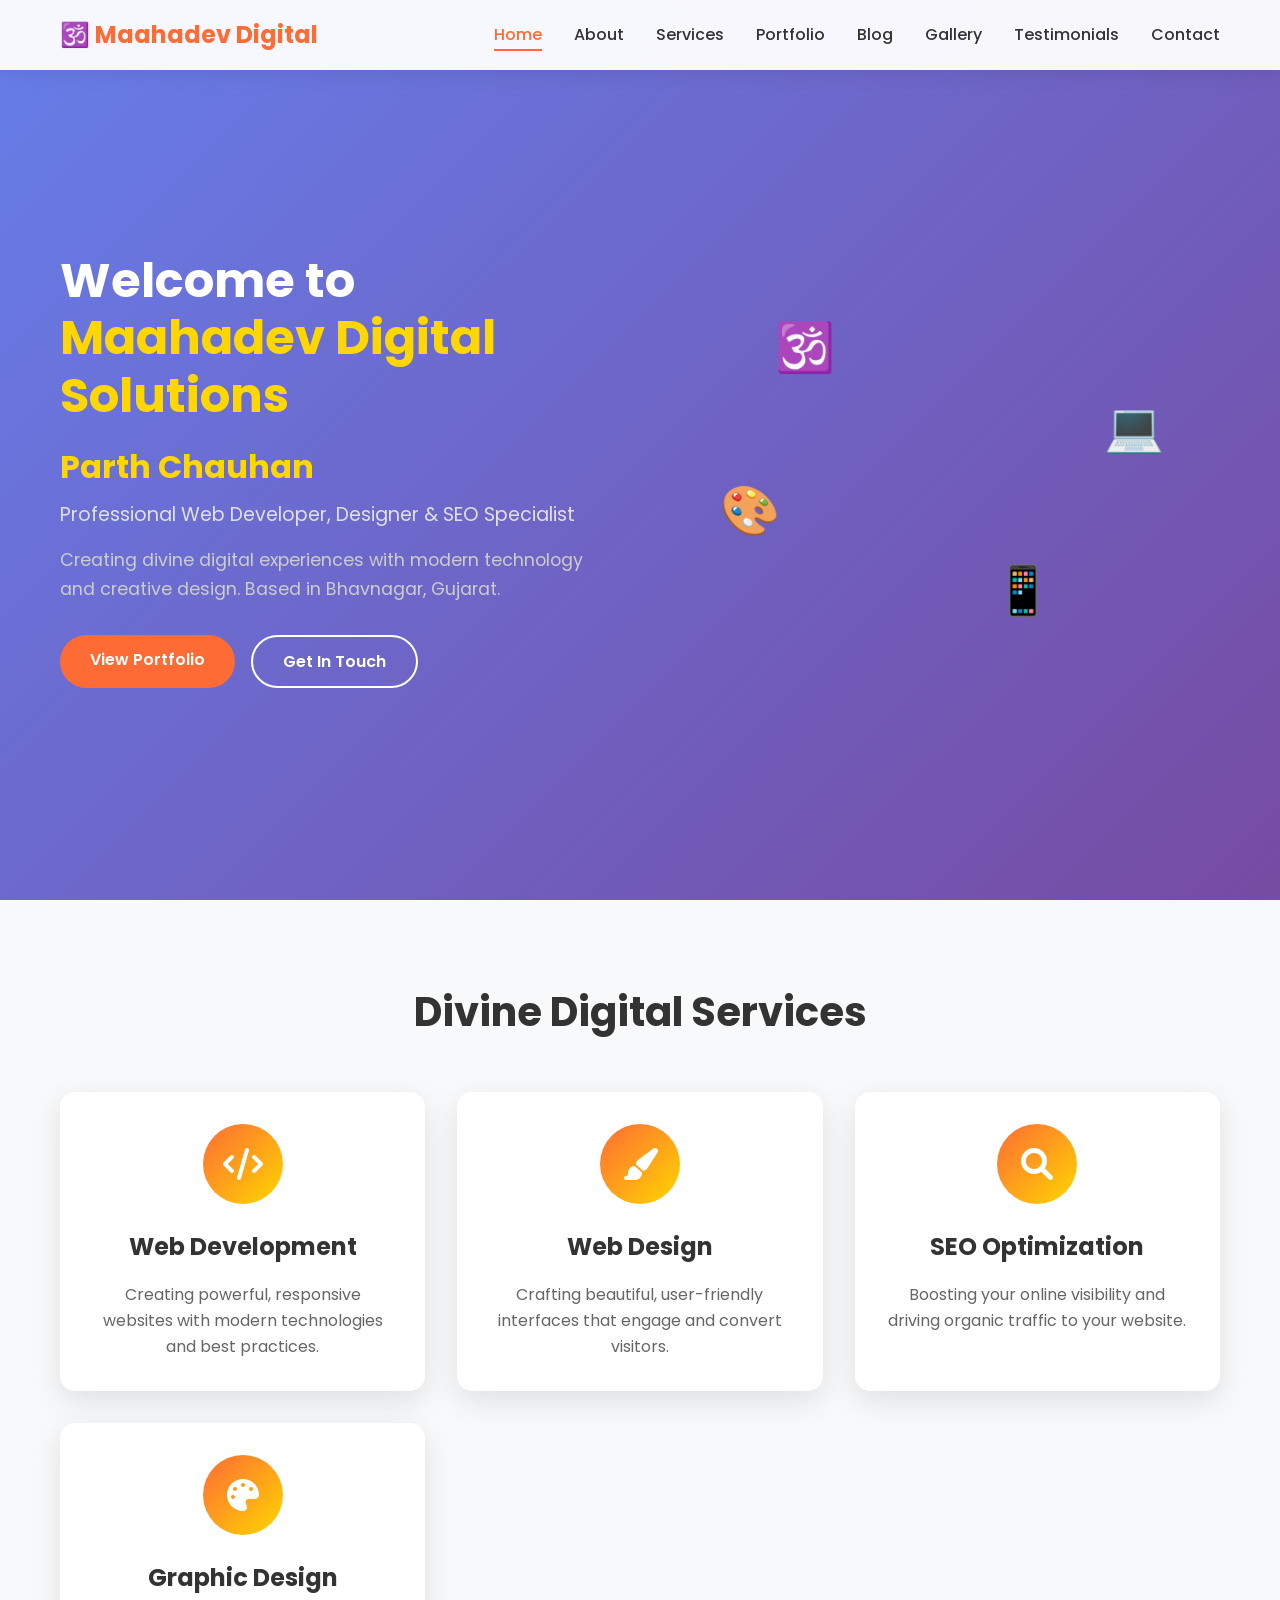
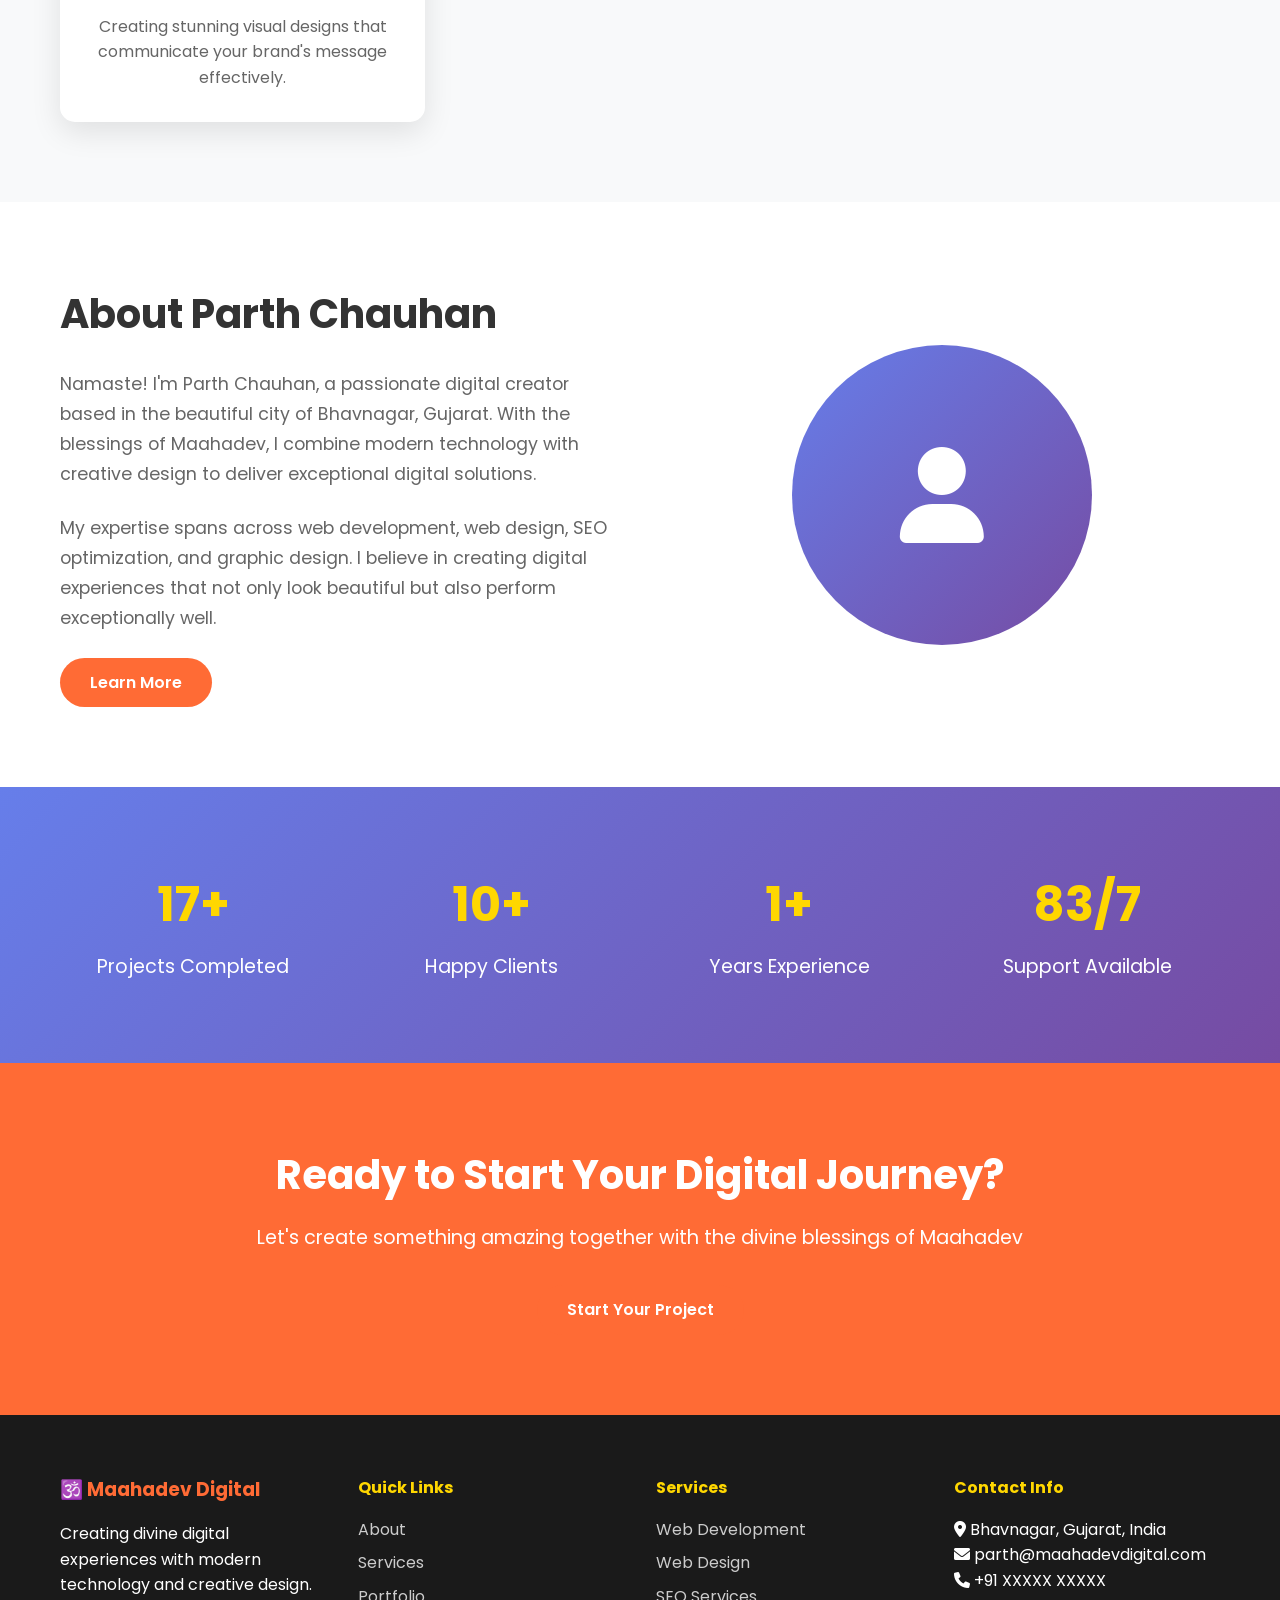
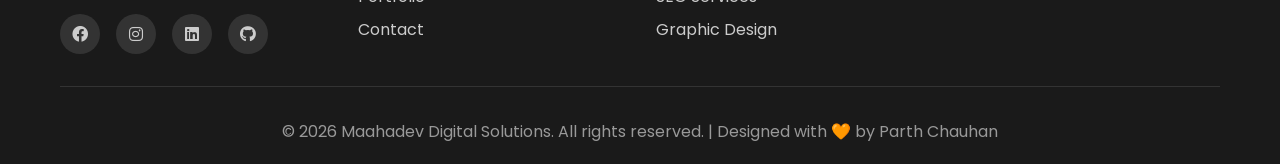
<file: maahadev-website/index.html>
<!DOCTYPE html>
<html lang="en">
<head>
    <meta charset="UTF-8">
    <meta name="viewport" content="width=device-width, initial-scale=1.0">
    <title>Maahadev Digital Solutions | Parth Chauhan - Web Developer & Designer</title>
    <link rel="stylesheet" href="css/style.css">
    <link rel="preconnect" href="https://fonts.googleapis.com">
    <link rel="preconnect" href="https://fonts.gstatic.com" crossorigin>
    <link href="https://fonts.googleapis.com/css2?family=Poppins:wght@300;400;500;600;700&display=swap" rel="stylesheet">
    <link rel="stylesheet" href="https://cdnjs.cloudflare.com/ajax/libs/font-awesome/6.0.0/css/all.min.css">
</head>
<body>
    <!-- Header -->
    <header class="header">
        <nav class="navbar">
            <div class="nav-container">
                <div class="logo">
                    <h2>🕉️ Maahadev Digital</h2>
                </div>
                <ul class="nav-menu">
                    <li><a href="index.html" class="nav-link active">Home</a></li>
                    <li><a href="pages/about.html" class="nav-link">About</a></li>
                    <li><a href="pages/services.html" class="nav-link">Services</a></li>
                    <li><a href="pages/portfolio.html" class="nav-link">Portfolio</a></li>
                    <li><a href="pages/blog.html" class="nav-link">Blog</a></li>
                    <li><a href="pages/gallery.html" class="nav-link">Gallery</a></li>
                    <li><a href="pages/testimonials.html" class="nav-link">Testimonials</a></li>
                    <li><a href="pages/contact.html" class="nav-link">Contact</a></li>
                </ul>
                <div class="hamburger">
                    <span class="bar"></span>
                    <span class="bar"></span>
                    <span class="bar"></span>
                </div>
            </div>
        </nav>
    </header>

    <!-- Hero Section -->
    <section class="hero">
        <div class="hero-container">
            <div class="hero-content">
                <h1>Welcome to <span class="highlight">Maahadev Digital Solutions</span></h1>
                <h2>Parth Chauhan</h2>
                <p class="hero-subtitle">Professional Web Developer, Designer & SEO Specialist</p>
                <p class="hero-description">Creating divine digital experiences with modern technology and creative design. Based in Bhavnagar, Gujarat.</p>
                <div class="hero-buttons">
                    <a href="pages/portfolio.html" class="btn btn-primary">View Portfolio</a>
                    <a href="pages/contact.html" class="btn btn-secondary">Get In Touch</a>
                </div>
            </div>
            <div class="hero-image">
                <div class="floating-elements">
                    <div class="element element-1">🕉️</div>
                    <div class="element element-2">💻</div>
                    <div class="element element-3">🎨</div>
                    <div class="element element-4">📱</div>
                </div>
            </div>
        </div>
    </section>

    <!-- Services Preview -->
    <section class="services-preview">
        <div class="container">
            <h2 class="section-title">Divine Digital Services</h2>
            <div class="services-grid">
                <div class="service-card">
                    <div class="service-icon">
                        <i class="fas fa-code"></i>
                    </div>
                    <h3>Web Development</h3>
                    <p>Creating powerful, responsive websites with modern technologies and best practices.</p>
                </div>
                <div class="service-card">
                    <div class="service-icon">
                        <i class="fas fa-paint-brush"></i>
                    </div>
                    <h3>Web Design</h3>
                    <p>Crafting beautiful, user-friendly interfaces that engage and convert visitors.</p>
                </div>
                <div class="service-card">
                    <div class="service-icon">
                        <i class="fas fa-search"></i>
                    </div>
                    <h3>SEO Optimization</h3>
                    <p>Boosting your online visibility and driving organic traffic to your website.</p>
                </div>
                <div class="service-card">
                    <div class="service-icon">
                        <i class="fas fa-palette"></i>
                    </div>
                    <h3>Graphic Design</h3>
                    <p>Creating stunning visual designs that communicate your brand's message effectively.</p>
                </div>
            </div>
        </div>
    </section>

    <!-- About Preview -->
    <section class="about-preview">
        <div class="container">
            <div class="about-content">
                <div class="about-text">
                    <h2>About Parth Chauhan</h2>
                    <p>Namaste! I'm Parth Chauhan, a passionate digital creator based in the beautiful city of Bhavnagar, Gujarat. With the blessings of Maahadev, I combine modern technology with creative design to deliver exceptional digital solutions.</p>
                    <p>My expertise spans across web development, web design, SEO optimization, and graphic design. I believe in creating digital experiences that not only look beautiful but also perform exceptionally well.</p>
                    <a href="pages/about.html" class="btn btn-primary">Learn More</a>
                </div>
                <div class="about-image">
                    <div class="profile-placeholder">
                        <i class="fas fa-user"></i>
                    </div>
                </div>
            </div>
        </div>
    </section>

    <!-- Statistics -->
    <section class="stats">
        <div class="container">
            <div class="stats-grid">
                <div class="stat-item">
                    <h3>50+</h3>
                    <p>Projects Completed</p>
                </div>
                <div class="stat-item">
                    <h3>30+</h3>
                    <p>Happy Clients</p>
                </div>
                <div class="stat-item">
                    <h3>3+</h3>
                    <p>Years Experience</p>
                </div>
                <div class="stat-item">
                    <h3>24/7</h3>
                    <p>Support Available</p>
                </div>
            </div>
        </div>
    </section>

    <!-- CTA Section -->
    <section class="cta">
        <div class="container">
            <h2>Ready to Start Your Digital Journey?</h2>
            <p>Let's create something amazing together with the divine blessings of Maahadev</p>
            <a href="pages/contact.html" class="btn btn-primary">Start Your Project</a>
        </div>
    </section>

    <!-- Footer -->
    <footer class="footer">
        <div class="container">
            <div class="footer-content">
                <div class="footer-section">
                    <h3>🕉️ Maahadev Digital</h3>
                    <p>Creating divine digital experiences with modern technology and creative design.</p>
                    <div class="social-links">
                        <a href="#"><i class="fab fa-facebook"></i></a>
                        <a href="#"><i class="fab fa-instagram"></i></a>
                        <a href="#"><i class="fab fa-linkedin"></i></a>
                        <a href="#"><i class="fab fa-github"></i></a>
                    </div>
                </div>
                <div class="footer-section">
                    <h4>Quick Links</h4>
                    <ul>
                        <li><a href="pages/about.html">About</a></li>
                        <li><a href="pages/services.html">Services</a></li>
                        <li><a href="pages/portfolio.html">Portfolio</a></li>
                        <li><a href="pages/contact.html">Contact</a></li>
                    </ul>
                </div>
                <div class="footer-section">
                    <h4>Services</h4>
                    <ul>
                        <li><a href="#">Web Development</a></li>
                        <li><a href="#">Web Design</a></li>
                        <li><a href="#">SEO Services</a></li>
                        <li><a href="#">Graphic Design</a></li>
                    </ul>
                </div>
                <div class="footer-section">
                    <h4>Contact Info</h4>
                    <p><i class="fas fa-map-marker-alt"></i> Bhavnagar, Gujarat, India</p>
                    <p><i class="fas fa-envelope"></i> parth@maahadevdigital.com</p>
                    <p><i class="fas fa-phone"></i> +91 XXXXX XXXXX</p>
                </div>
            </div>
            <div class="footer-bottom">
                <p>&copy; 2024 Maahadev Digital Solutions. All rights reserved. | Designed with 🧡 by Parth Chauhan</p>
            </div>
        </div>
    </footer>

    <script src="js/script.js"></script>
</body>
</html>
</file>
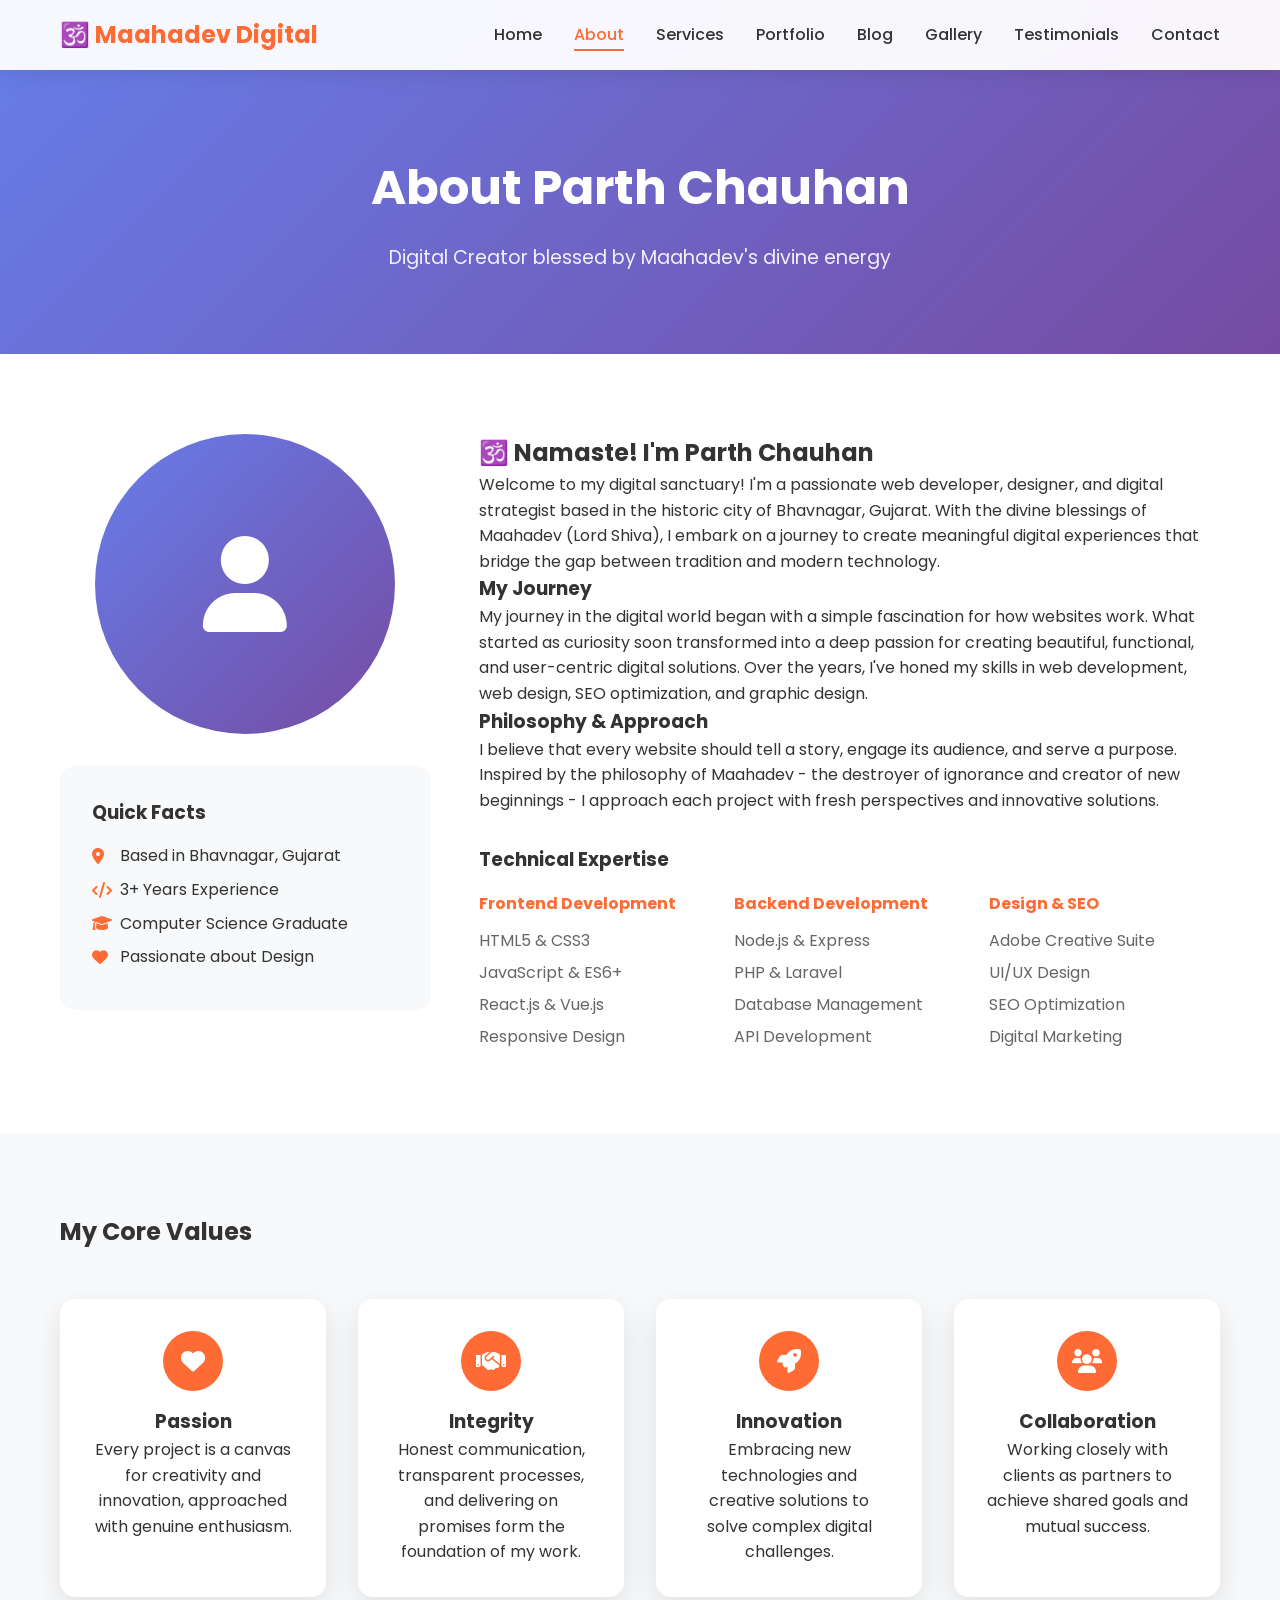
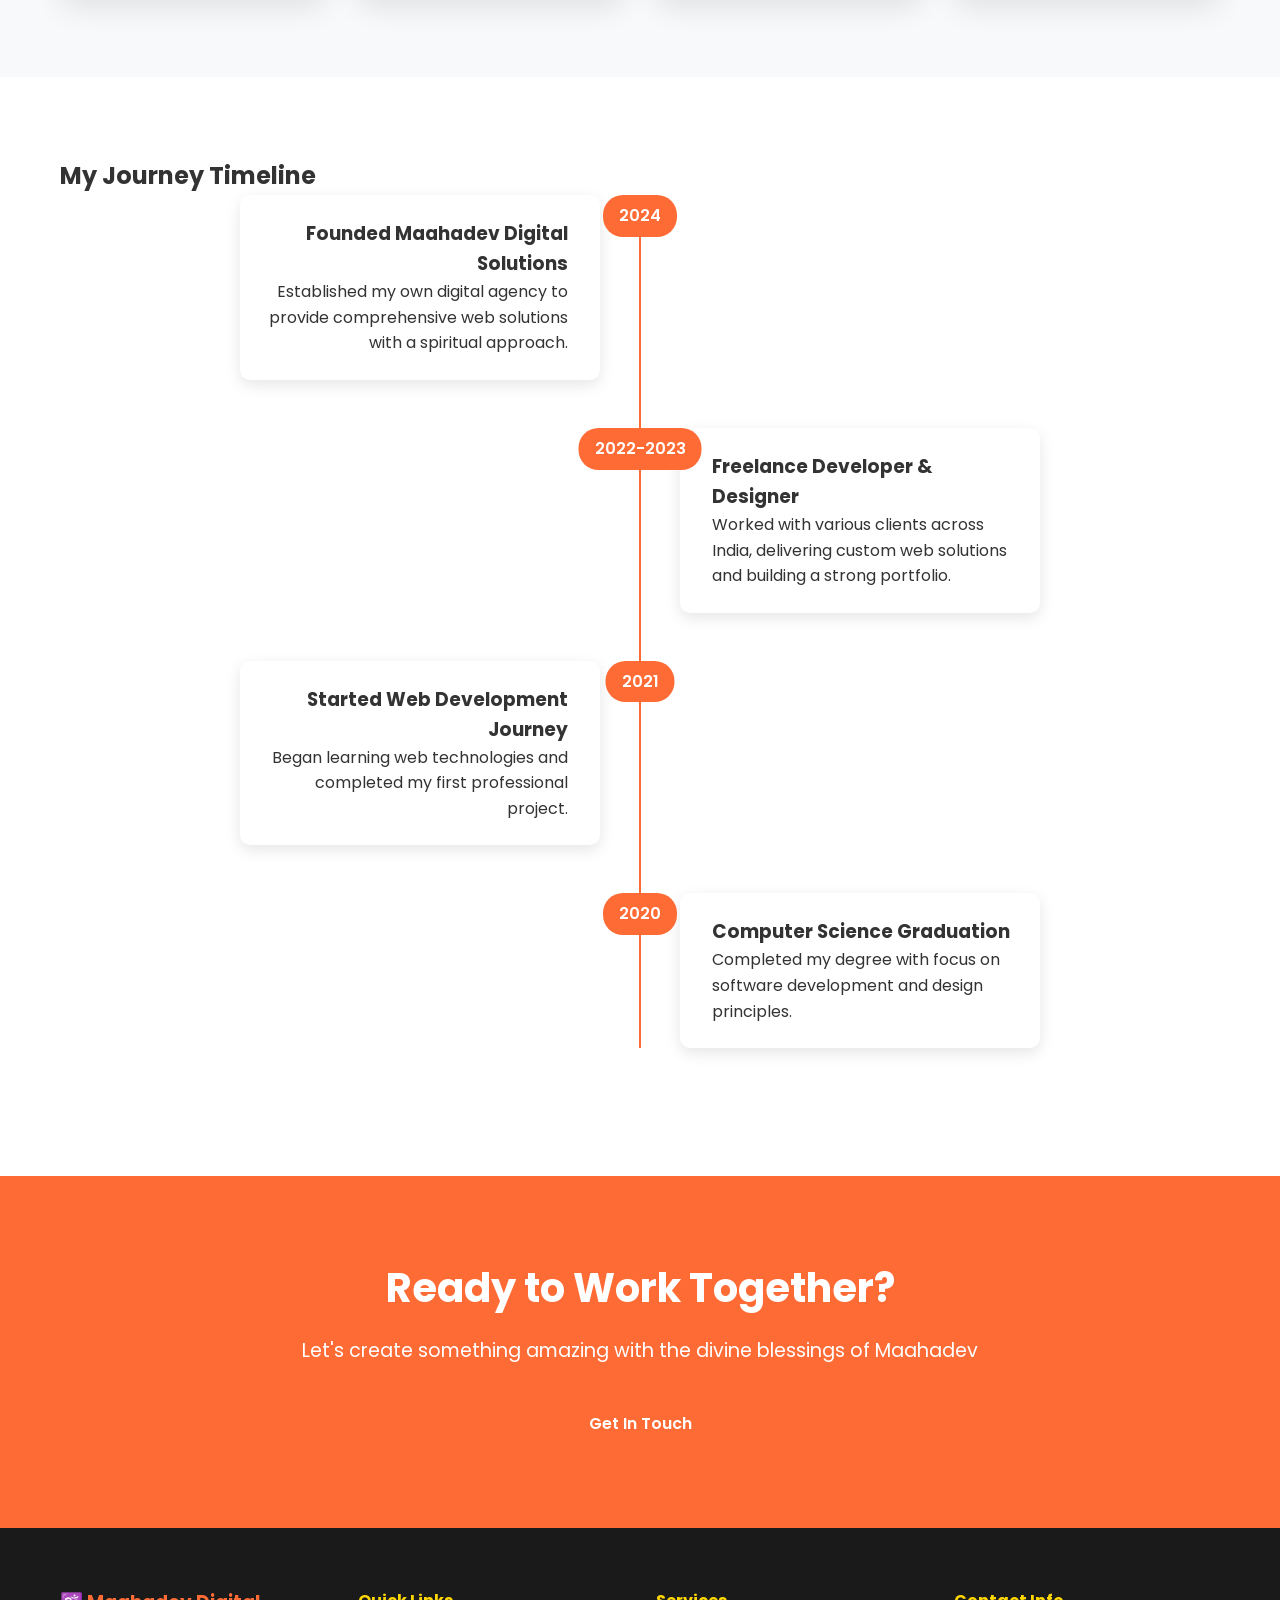
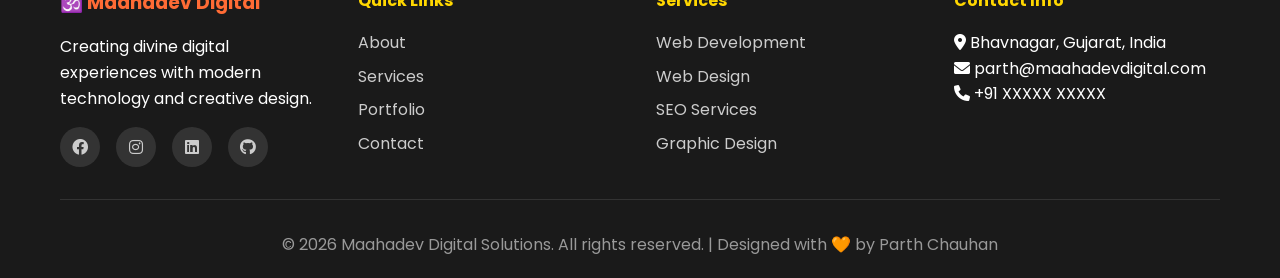
<file: maahadev-website/pages/about.html>
<!DOCTYPE html>
<html lang="en">
<head>
    <meta charset="UTF-8">
    <meta name="viewport" content="width=device-width, initial-scale=1.0">
    <title>About - Parth Chauhan | Maahadev Digital Solutions</title>
    <link rel="stylesheet" href="../css/style.css">
    <link rel="preconnect" href="https://fonts.googleapis.com">
    <link rel="preconnect" href="https://fonts.gstatic.com" crossorigin>
    <link href="https://fonts.googleapis.com/css2?family=Poppins:wght@300;400;500;600;700&display=swap" rel="stylesheet">
    <link rel="stylesheet" href="https://cdnjs.cloudflare.com/ajax/libs/font-awesome/6.0.0/css/all.min.css">
</head>
<body>
    <!-- Header -->
    <header class="header">
        <nav class="navbar">
            <div class="nav-container">
                <div class="logo">
                    <h2>🕉️ Maahadev Digital</h2>
                </div>
                <ul class="nav-menu">
                    <li><a href="../index.html" class="nav-link">Home</a></li>
                    <li><a href="about.html" class="nav-link active">About</a></li>
                    <li><a href="services.html" class="nav-link">Services</a></li>
                    <li><a href="portfolio.html" class="nav-link">Portfolio</a></li>
                    <li><a href="blog.html" class="nav-link">Blog</a></li>
                    <li><a href="gallery.html" class="nav-link">Gallery</a></li>
                    <li><a href="testimonials.html" class="nav-link">Testimonials</a></li>
                    <li><a href="contact.html" class="nav-link">Contact</a></li>
                </ul>
                <div class="hamburger">
                    <span class="bar"></span>
                    <span class="bar"></span>
                    <span class="bar"></span>
                </div>
            </div>
        </nav>
    </header>

    <!-- Page Header -->
    <section class="page-header">
        <div class="container">
            <h1>About Parth Chauhan</h1>
            <p>Digital Creator blessed by Maahadev's divine energy</p>
        </div>
    </section>

    <!-- About Content -->
    <section class="about-detailed">
        <div class="container">
            <div class="about-grid">
                <div class="about-image-section">
                    <div class="profile-image">
                        <div class="profile-placeholder">
                            <i class="fas fa-user"></i>
                        </div>
                    </div>
                    <div class="quick-facts">
                        <h3>Quick Facts</h3>
                        <ul>
                            <li><i class="fas fa-map-marker-alt"></i> Based in Bhavnagar, Gujarat</li>
                            <li><i class="fas fa-code"></i> 3+ Years Experience</li>
                            <li><i class="fas fa-graduation-cap"></i> Computer Science Graduate</li>
                            <li><i class="fas fa-heart"></i> Passionate about Design</li>
                        </ul>
                    </div>
                </div>
                
                <div class="about-text-section">
                    <h2>🕉️ Namaste! I'm Parth Chauhan</h2>
                    <p>Welcome to my digital sanctuary! I'm a passionate web developer, designer, and digital strategist based in the historic city of Bhavnagar, Gujarat. With the divine blessings of Maahadev (Lord Shiva), I embark on a journey to create meaningful digital experiences that bridge the gap between tradition and modern technology.</p>
                    
                    <h3>My Journey</h3>
                    <p>My journey in the digital world began with a simple fascination for how websites work. What started as curiosity soon transformed into a deep passion for creating beautiful, functional, and user-centric digital solutions. Over the years, I've honed my skills in web development, web design, SEO optimization, and graphic design.</p>
                    
                    <h3>Philosophy & Approach</h3>
                    <p>I believe that every website should tell a story, engage its audience, and serve a purpose. Inspired by the philosophy of Maahadev - the destroyer of ignorance and creator of new beginnings - I approach each project with fresh perspectives and innovative solutions.</p>
                    
                    <div class="skills-section">
                        <h3>Technical Expertise</h3>
                        <div class="skills-grid">
                            <div class="skill-category">
                                <h4>Frontend Development</h4>
                                <ul>
                                    <li>HTML5 & CSS3</li>
                                    <li>JavaScript & ES6+</li>
                                    <li>React.js & Vue.js</li>
                                    <li>Responsive Design</li>
                                </ul>
                            </div>
                            <div class="skill-category">
                                <h4>Backend Development</h4>
                                <ul>
                                    <li>Node.js & Express</li>
                                    <li>PHP & Laravel</li>
                                    <li>Database Management</li>
                                    <li>API Development</li>
                                </ul>
                            </div>
                            <div class="skill-category">
                                <h4>Design & SEO</h4>
                                <ul>
                                    <li>Adobe Creative Suite</li>
                                    <li>UI/UX Design</li>
                                    <li>SEO Optimization</li>
                                    <li>Digital Marketing</li>
                                </ul>
                            </div>
                        </div>
                    </div>
                </div>
            </div>
        </div>
    </section>

    <!-- Values Section -->
    <section class="values-section">
        <div class="container">
            <h2>My Core Values</h2>
            <div class="values-grid">
                <div class="value-card">
                    <div class="value-icon">
                        <i class="fas fa-heart"></i>
                    </div>
                    <h3>Passion</h3>
                    <p>Every project is a canvas for creativity and innovation, approached with genuine enthusiasm.</p>
                </div>
                <div class="value-card">
                    <div class="value-icon">
                        <i class="fas fa-handshake"></i>
                    </div>
                    <h3>Integrity</h3>
                    <p>Honest communication, transparent processes, and delivering on promises form the foundation of my work.</p>
                </div>
                <div class="value-card">
                    <div class="value-icon">
                        <i class="fas fa-rocket"></i>
                    </div>
                    <h3>Innovation</h3>
                    <p>Embracing new technologies and creative solutions to solve complex digital challenges.</p>
                </div>
                <div class="value-card">
                    <div class="value-icon">
                        <i class="fas fa-users"></i>
                    </div>
                    <h3>Collaboration</h3>
                    <p>Working closely with clients as partners to achieve shared goals and mutual success.</p>
                </div>
            </div>
        </div>
    </section>

    <!-- Experience Timeline -->
    <section class="timeline-section">
        <div class="container">
            <h2>My Journey Timeline</h2>
            <div class="timeline">
                <div class="timeline-item">
                    <div class="timeline-date">2024</div>
                    <div class="timeline-content">
                        <h3>Founded Maahadev Digital Solutions</h3>
                        <p>Established my own digital agency to provide comprehensive web solutions with a spiritual approach.</p>
                    </div>
                </div>
                <div class="timeline-item">
                    <div class="timeline-date">2022-2023</div>
                    <div class="timeline-content">
                        <h3>Freelance Developer & Designer</h3>
                        <p>Worked with various clients across India, delivering custom web solutions and building a strong portfolio.</p>
                    </div>
                </div>
                <div class="timeline-item">
                    <div class="timeline-date">2021</div>
                    <div class="timeline-content">
                        <h3>Started Web Development Journey</h3>
                        <p>Began learning web technologies and completed my first professional project.</p>
                    </div>
                </div>
                <div class="timeline-item">
                    <div class="timeline-date">2020</div>
                    <div class="timeline-content">
                        <h3>Computer Science Graduation</h3>
                        <p>Completed my degree with focus on software development and design principles.</p>
                    </div>
                </div>
            </div>
        </div>
    </section>

    <!-- CTA Section -->
    <section class="cta">
        <div class="container">
            <h2>Ready to Work Together?</h2>
            <p>Let's create something amazing with the divine blessings of Maahadev</p>
            <a href="contact.html" class="btn btn-primary">Get In Touch</a>
        </div>
    </section>

    <!-- Footer -->
    <footer class="footer">
        <div class="container">
            <div class="footer-content">
                <div class="footer-section">
                    <h3>🕉️ Maahadev Digital</h3>
                    <p>Creating divine digital experiences with modern technology and creative design.</p>
                    <div class="social-links">
                        <a href="#"><i class="fab fa-facebook"></i></a>
                        <a href="#"><i class="fab fa-instagram"></i></a>
                        <a href="#"><i class="fab fa-linkedin"></i></a>
                        <a href="#"><i class="fab fa-github"></i></a>
                    </div>
                </div>
                <div class="footer-section">
                    <h4>Quick Links</h4>
                    <ul>
                        <li><a href="about.html">About</a></li>
                        <li><a href="services.html">Services</a></li>
                        <li><a href="portfolio.html">Portfolio</a></li>
                        <li><a href="contact.html">Contact</a></li>
                    </ul>
                </div>
                <div class="footer-section">
                    <h4>Services</h4>
                    <ul>
                        <li><a href="#">Web Development</a></li>
                        <li><a href="#">Web Design</a></li>
                        <li><a href="#">SEO Services</a></li>
                        <li><a href="#">Graphic Design</a></li>
                    </ul>
                </div>
                <div class="footer-section">
                    <h4>Contact Info</h4>
                    <p><i class="fas fa-map-marker-alt"></i> Bhavnagar, Gujarat, India</p>
                    <p><i class="fas fa-envelope"></i> parth@maahadevdigital.com</p>
                    <p><i class="fas fa-phone"></i> +91 XXXXX XXXXX</p>
                </div>
            </div>
            <div class="footer-bottom">
                <p>&copy; 2024 Maahadev Digital Solutions. All rights reserved. | Designed with 🧡 by Parth Chauhan</p>
            </div>
        </div>
    </footer>

    <script src="../js/script.js"></script>
</body>
</html>
</file>
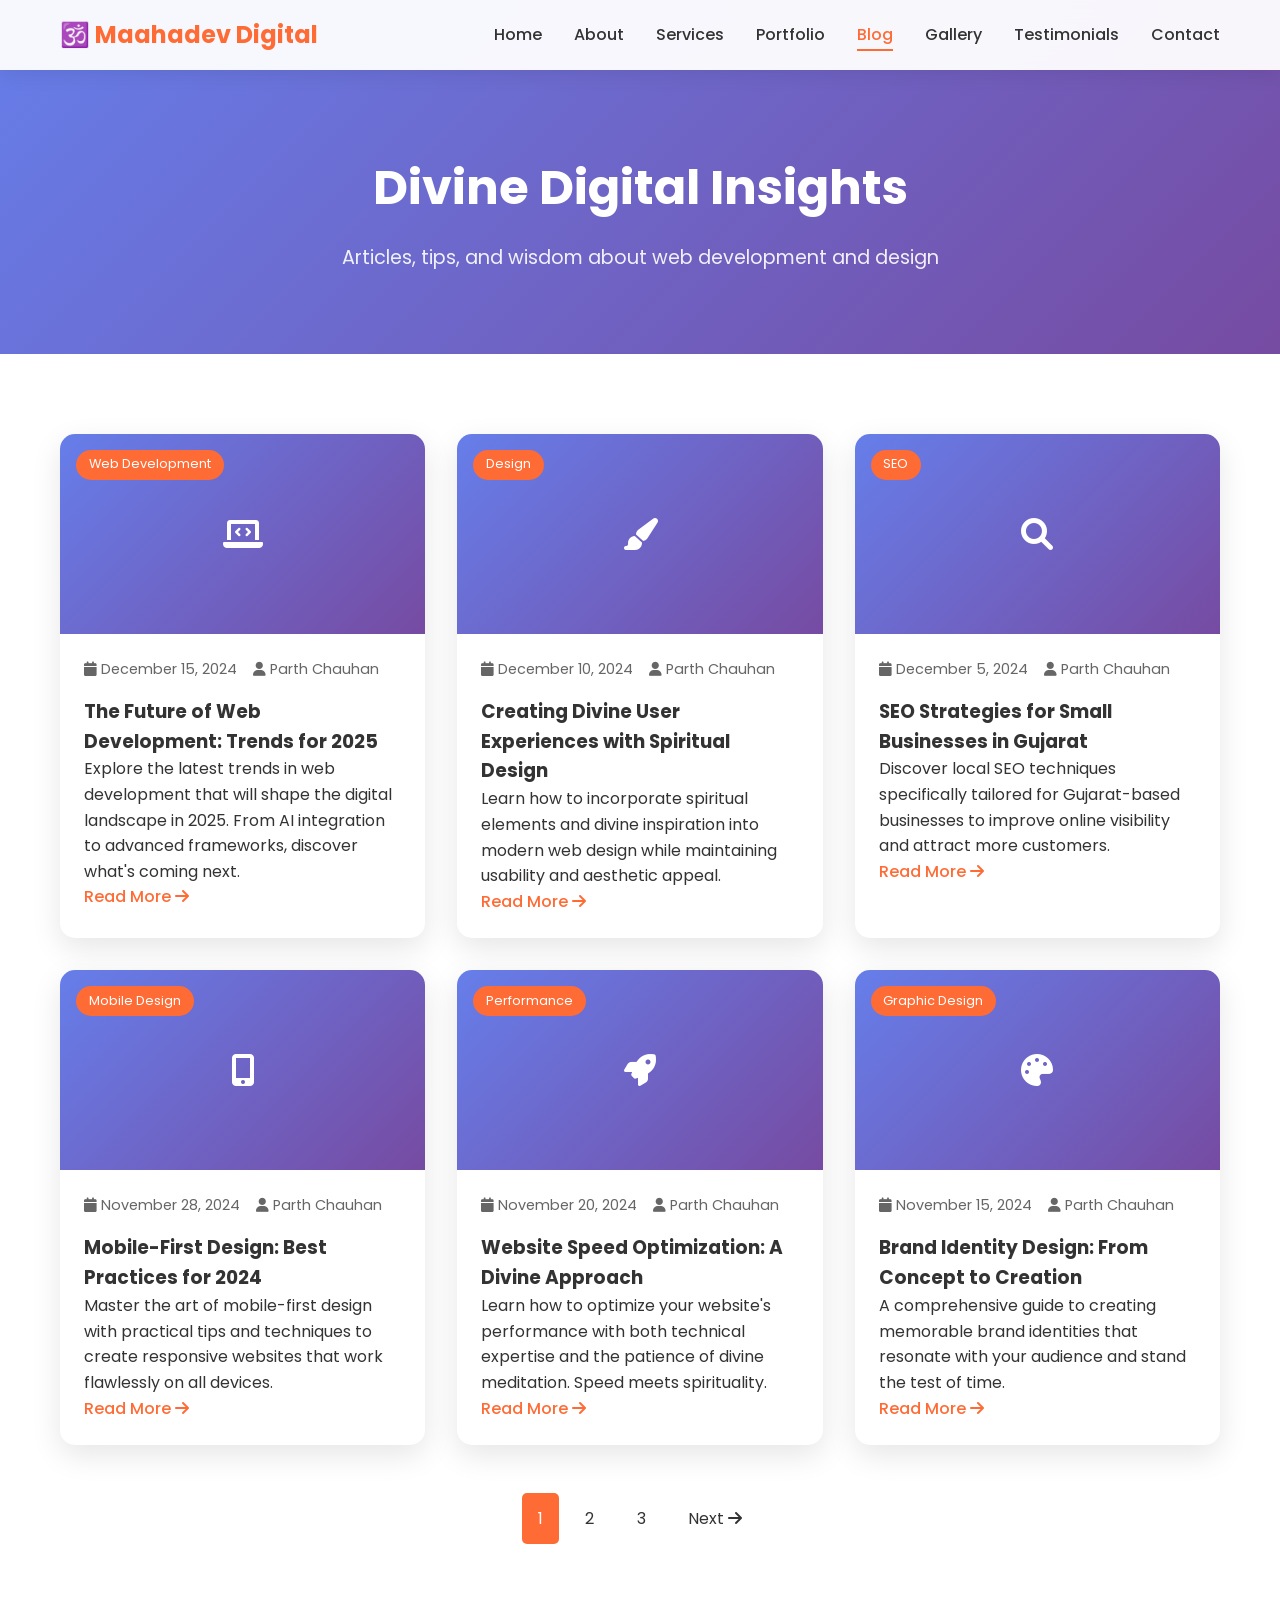
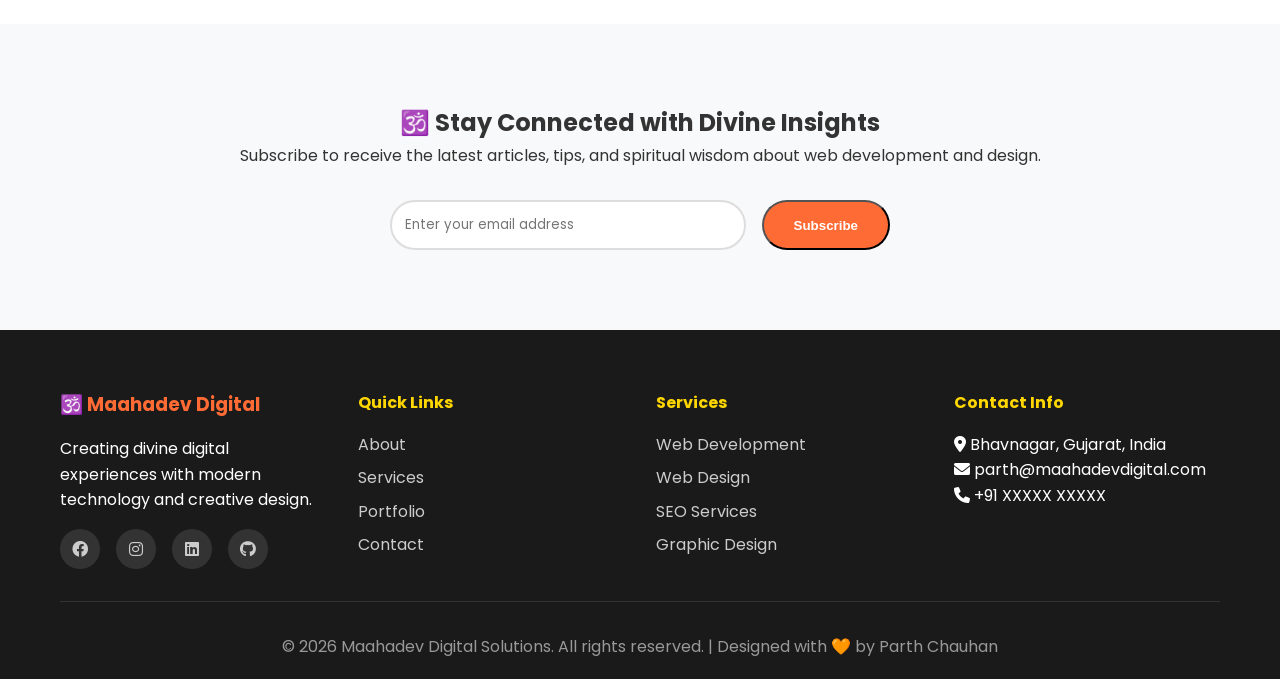
<file: maahadev-website/pages/blog.html>
<!DOCTYPE html>
<html lang="en">
<head>
    <meta charset="UTF-8">
    <meta name="viewport" content="width=device-width, initial-scale=1.0">
    <title>Blog - Maahadev Digital Solutions | Parth Chauhan</title>
    <link rel="stylesheet" href="../css/style.css">
    <link rel="preconnect" href="https://fonts.googleapis.com">
    <link rel="preconnect" href="https://fonts.gstatic.com" crossorigin>
    <link href="https://fonts.googleapis.com/css2?family=Poppins:wght@300;400;500;600;700&display=swap" rel="stylesheet">
    <link rel="stylesheet" href="https://cdnjs.cloudflare.com/ajax/libs/font-awesome/6.0.0/css/all.min.css">
</head>
<body>
    <!-- Header -->
    <header class="header">
        <nav class="navbar">
            <div class="nav-container">
                <div class="logo">
                    <h2>🕉️ Maahadev Digital</h2>
                </div>
                <ul class="nav-menu">
                    <li><a href="../index.html" class="nav-link">Home</a></li>
                    <li><a href="about.html" class="nav-link">About</a></li>
                    <li><a href="services.html" class="nav-link">Services</a></li>
                    <li><a href="portfolio.html" class="nav-link">Portfolio</a></li>
                    <li><a href="blog.html" class="nav-link active">Blog</a></li>
                    <li><a href="gallery.html" class="nav-link">Gallery</a></li>
                    <li><a href="testimonials.html" class="nav-link">Testimonials</a></li>
                    <li><a href="contact.html" class="nav-link">Contact</a></li>
                </ul>
                <div class="hamburger">
                    <span class="bar"></span>
                    <span class="bar"></span>
                    <span class="bar"></span>
                </div>
            </div>
        </nav>
    </header>

    <!-- Page Header -->
    <section class="page-header">
        <div class="container">
            <h1>Divine Digital Insights</h1>
            <p>Articles, tips, and wisdom about web development and design</p>
        </div>
    </section>

    <!-- Blog Grid -->
    <section class="blog-section">
        <div class="container">
            <div class="blog-grid">
                <!-- Blog Post 1 -->
                <article class="blog-card">
                    <div class="blog-image">
                        <div class="blog-placeholder">
                            <i class="fas fa-laptop-code"></i>
                        </div>
                        <div class="blog-category">Web Development</div>
                    </div>
                    <div class="blog-content">
                        <div class="blog-meta">
                            <span class="blog-date"><i class="fas fa-calendar"></i> December 15, 2024</span>
                            <span class="blog-author"><i class="fas fa-user"></i> Parth Chauhan</span>
                        </div>
                        <h3>The Future of Web Development: Trends for 2025</h3>
                        <p>Explore the latest trends in web development that will shape the digital landscape in 2025. From AI integration to advanced frameworks, discover what's coming next.</p>
                        <a href="#" class="blog-read-more">Read More <i class="fas fa-arrow-right"></i></a>
                    </div>
                </article>

                <!-- Blog Post 2 -->
                <article class="blog-card">
                    <div class="blog-image">
                        <div class="blog-placeholder">
                            <i class="fas fa-paint-brush"></i>
                        </div>
                        <div class="blog-category">Design</div>
                    </div>
                    <div class="blog-content">
                        <div class="blog-meta">
                            <span class="blog-date"><i class="fas fa-calendar"></i> December 10, 2024</span>
                            <span class="blog-author"><i class="fas fa-user"></i> Parth Chauhan</span>
                        </div>
                        <h3>Creating Divine User Experiences with Spiritual Design</h3>
                        <p>Learn how to incorporate spiritual elements and divine inspiration into modern web design while maintaining usability and aesthetic appeal.</p>
                        <a href="#" class="blog-read-more">Read More <i class="fas fa-arrow-right"></i></a>
                    </div>
                </article>

                <!-- Blog Post 3 -->
                <article class="blog-card">
                    <div class="blog-image">
                        <div class="blog-placeholder">
                            <i class="fas fa-search"></i>
                        </div>
                        <div class="blog-category">SEO</div>
                    </div>
                    <div class="blog-content">
                        <div class="blog-meta">
                            <span class="blog-date"><i class="fas fa-calendar"></i> December 5, 2024</span>
                            <span class="blog-author"><i class="fas fa-user"></i> Parth Chauhan</span>
                        </div>
                        <h3>SEO Strategies for Small Businesses in Gujarat</h3>
                        <p>Discover local SEO techniques specifically tailored for Gujarat-based businesses to improve online visibility and attract more customers.</p>
                        <a href="#" class="blog-read-more">Read More <i class="fas fa-arrow-right"></i></a>
                    </div>
                </article>

                <!-- Blog Post 4 -->
                <article class="blog-card">
                    <div class="blog-image">
                        <div class="blog-placeholder">
                            <i class="fas fa-mobile-alt"></i>
                        </div>
                        <div class="blog-category">Mobile Design</div>
                    </div>
                    <div class="blog-content">
                        <div class="blog-meta">
                            <span class="blog-date"><i class="fas fa-calendar"></i> November 28, 2024</span>
                            <span class="blog-author"><i class="fas fa-user"></i> Parth Chauhan</span>
                        </div>
                        <h3>Mobile-First Design: Best Practices for 2024</h3>
                        <p>Master the art of mobile-first design with practical tips and techniques to create responsive websites that work flawlessly on all devices.</p>
                        <a href="#" class="blog-read-more">Read More <i class="fas fa-arrow-right"></i></a>
                    </div>
                </article>

                <!-- Blog Post 5 -->
                <article class="blog-card">
                    <div class="blog-image">
                        <div class="blog-placeholder">
                            <i class="fas fa-rocket"></i>
                        </div>
                        <div class="blog-category">Performance</div>
                    </div>
                    <div class="blog-content">
                        <div class="blog-meta">
                            <span class="blog-date"><i class="fas fa-calendar"></i> November 20, 2024</span>
                            <span class="blog-author"><i class="fas fa-user"></i> Parth Chauhan</span>
                        </div>
                        <h3>Website Speed Optimization: A Divine Approach</h3>
                        <p>Learn how to optimize your website's performance with both technical expertise and the patience of divine meditation. Speed meets spirituality.</p>
                        <a href="#" class="blog-read-more">Read More <i class="fas fa-arrow-right"></i></a>
                    </div>
                </article>

                <!-- Blog Post 6 -->
                <article class="blog-card">
                    <div class="blog-image">
                        <div class="blog-placeholder">
                            <i class="fas fa-palette"></i>
                        </div>
                        <div class="blog-category">Graphic Design</div>
                    </div>
                    <div class="blog-content">
                        <div class="blog-meta">
                            <span class="blog-date"><i class="fas fa-calendar"></i> November 15, 2024</span>
                            <span class="blog-author"><i class="fas fa-user"></i> Parth Chauhan</span>
                        </div>
                        <h3>Brand Identity Design: From Concept to Creation</h3>
                        <p>A comprehensive guide to creating memorable brand identities that resonate with your audience and stand the test of time.</p>
                        <a href="#" class="blog-read-more">Read More <i class="fas fa-arrow-right"></i></a>
                    </div>
                </article>
            </div>

            <!-- Pagination -->
            <div class="pagination">
                <a href="#" class="pagination-link active">1</a>
                <a href="#" class="pagination-link">2</a>
                <a href="#" class="pagination-link">3</a>
                <a href="#" class="pagination-link">Next <i class="fas fa-arrow-right"></i></a>
            </div>
        </div>
    </section>

    <!-- Newsletter Section -->
    <section class="newsletter-section">
        <div class="container">
            <div class="newsletter-content">
                <h2>🕉️ Stay Connected with Divine Insights</h2>
                <p>Subscribe to receive the latest articles, tips, and spiritual wisdom about web development and design.</p>
                <form class="newsletter-form">
                    <input type="email" placeholder="Enter your email address" required>
                    <button type="submit" class="btn btn-primary">Subscribe</button>
                </form>
            </div>
        </div>
    </section>

    <!-- Footer -->
    <footer class="footer">
        <div class="container">
            <div class="footer-content">
                <div class="footer-section">
                    <h3>🕉️ Maahadev Digital</h3>
                    <p>Creating divine digital experiences with modern technology and creative design.</p>
                    <div class="social-links">
                        <a href="#"><i class="fab fa-facebook"></i></a>
                        <a href="#"><i class="fab fa-instagram"></i></a>
                        <a href="#"><i class="fab fa-linkedin"></i></a>
                        <a href="#"><i class="fab fa-github"></i></a>
                    </div>
                </div>
                <div class="footer-section">
                    <h4>Quick Links</h4>
                    <ul>
                        <li><a href="about.html">About</a></li>
                        <li><a href="services.html">Services</a></li>
                        <li><a href="portfolio.html">Portfolio</a></li>
                        <li><a href="contact.html">Contact</a></li>
                    </ul>
                </div>
                <div class="footer-section">
                    <h4>Services</h4>
                    <ul>
                        <li><a href="#">Web Development</a></li>
                        <li><a href="#">Web Design</a></li>
                        <li><a href="#">SEO Services</a></li>
                        <li><a href="#">Graphic Design</a></li>
                    </ul>
                </div>
                <div class="footer-section">
                    <h4>Contact Info</h4>
                    <p><i class="fas fa-map-marker-alt"></i> Bhavnagar, Gujarat, India</p>
                    <p><i class="fas fa-envelope"></i> parth@maahadevdigital.com</p>
                    <p><i class="fas fa-phone"></i> +91 XXXXX XXXXX</p>
                </div>
            </div>
            <div class="footer-bottom">
                <p>&copy; 2024 Maahadev Digital Solutions. All rights reserved. | Designed with 🧡 by Parth Chauhan</p>
            </div>
        </div>
    </footer>

    <script src="../js/script.js"></script>
</body>
</html>
</file>
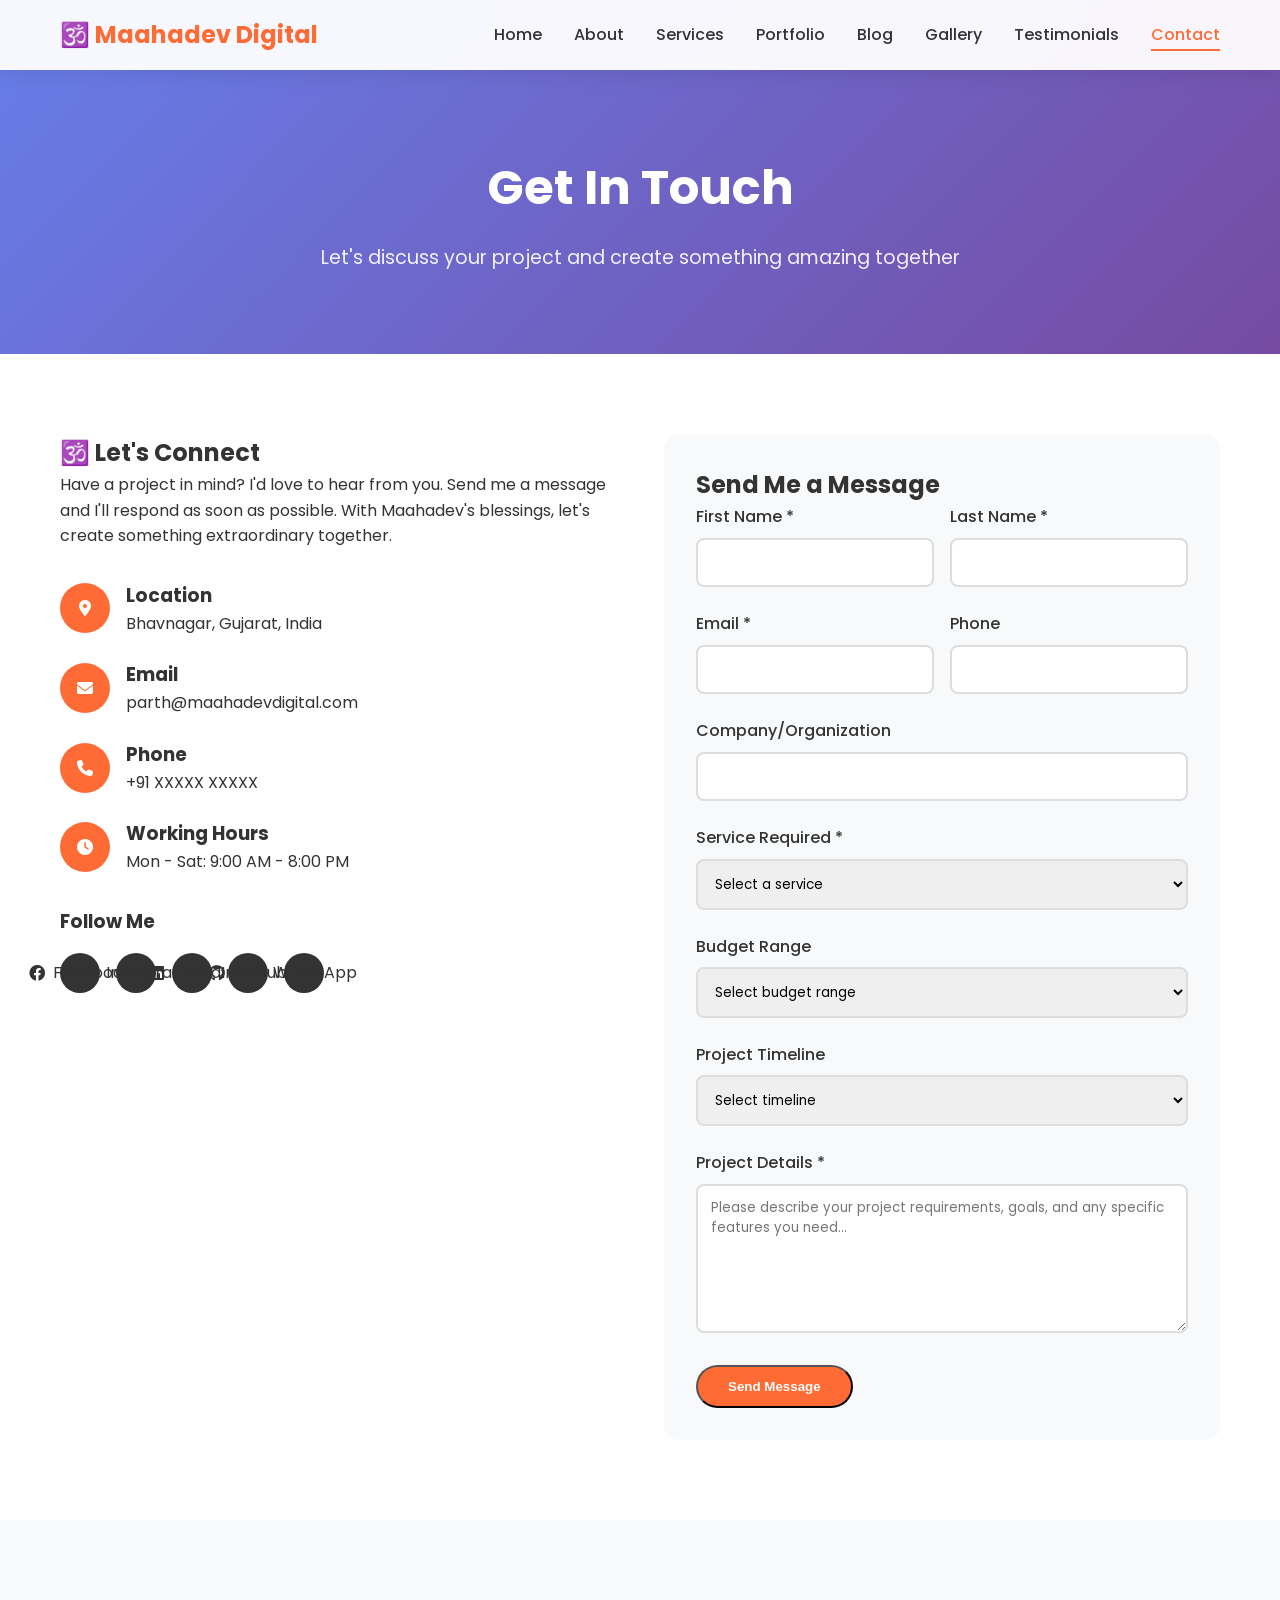
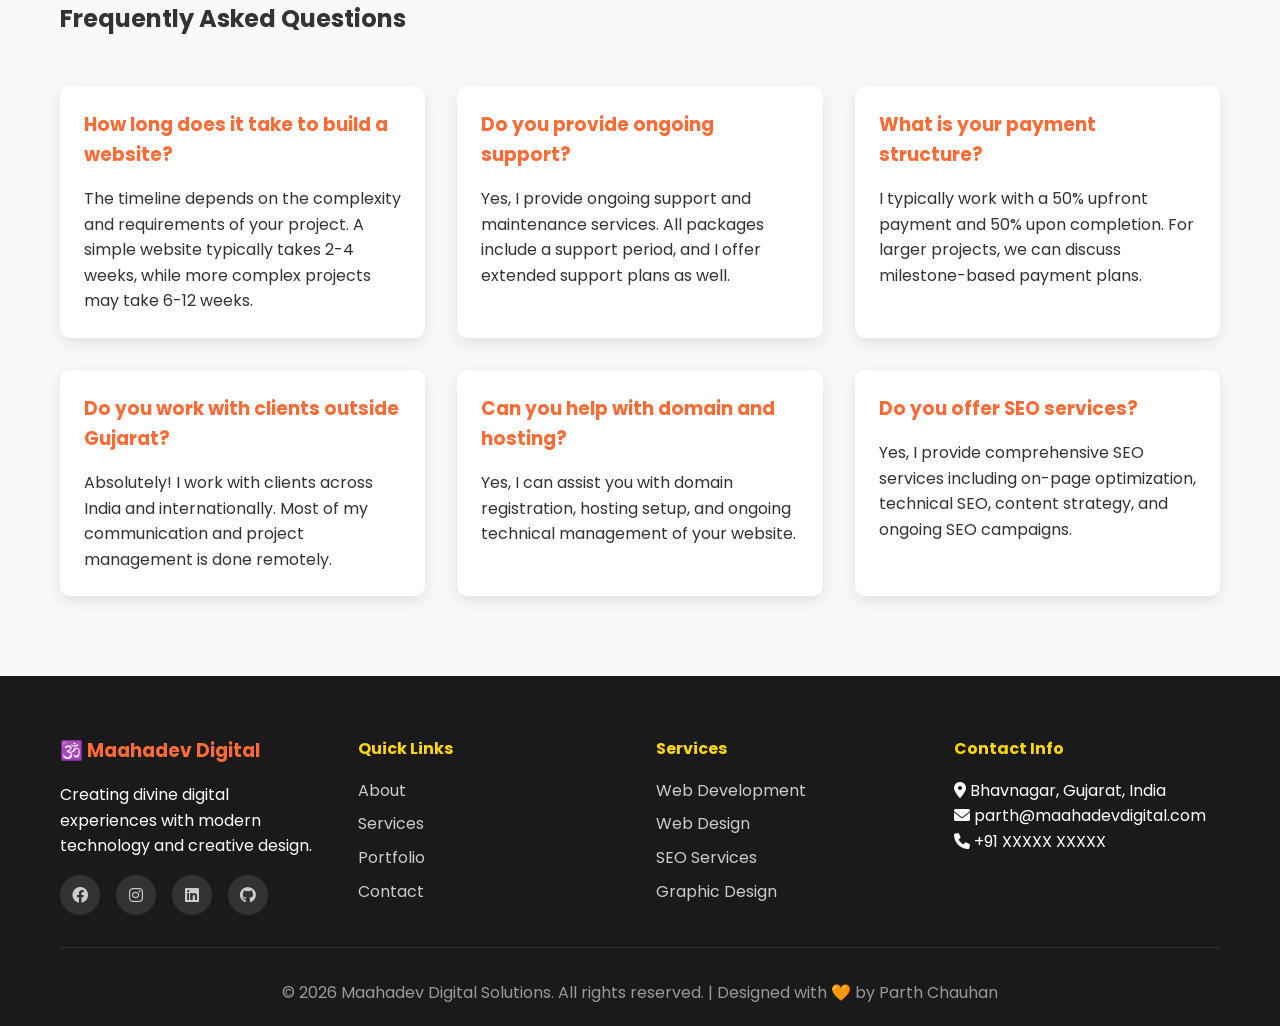
<file: maahadev-website/pages/contact.html>
<!DOCTYPE html>
<html lang="en">
<head>
    <meta charset="UTF-8">
    <meta name="viewport" content="width=device-width, initial-scale=1.0">
    <title>Contact - Maahadev Digital Solutions | Parth Chauhan</title>
    <link rel="stylesheet" href="../css/style.css">
    <link rel="preconnect" href="https://fonts.googleapis.com">
    <link rel="preconnect" href="https://fonts.gstatic.com" crossorigin>
    <link href="https://fonts.googleapis.com/css2?family=Poppins:wght@300;400;500;600;700&display=swap" rel="stylesheet">
    <link rel="stylesheet" href="https://cdnjs.cloudflare.com/ajax/libs/font-awesome/6.0.0/css/all.min.css">
</head>
<body>
    <!-- Header -->
    <header class="header">
        <nav class="navbar">
            <div class="nav-container">
                <div class="logo">
                    <h2>🕉️ Maahadev Digital</h2>
                </div>
                <ul class="nav-menu">
                    <li><a href="../index.html" class="nav-link">Home</a></li>
                    <li><a href="about.html" class="nav-link">About</a></li>
                    <li><a href="services.html" class="nav-link">Services</a></li>
                    <li><a href="portfolio.html" class="nav-link">Portfolio</a></li>
                    <li><a href="blog.html" class="nav-link">Blog</a></li>
                    <li><a href="gallery.html" class="nav-link">Gallery</a></li>
                    <li><a href="testimonials.html" class="nav-link">Testimonials</a></li>
                    <li><a href="contact.html" class="nav-link active">Contact</a></li>
                </ul>
                <div class="hamburger">
                    <span class="bar"></span>
                    <span class="bar"></span>
                    <span class="bar"></span>
                </div>
            </div>
        </nav>
    </header>

    <!-- Page Header -->
    <section class="page-header">
        <div class="container">
            <h1>Get In Touch</h1>
            <p>Let's discuss your project and create something amazing together</p>
        </div>
    </section>

    <!-- Contact Section -->
    <section class="contact-section">
        <div class="container">
            <div class="contact-grid">
                <div class="contact-info">
                    <h2>🕉️ Let's Connect</h2>
                    <p>Have a project in mind? I'd love to hear from you. Send me a message and I'll respond as soon as possible. With Maahadev's blessings, let's create something extraordinary together.</p>
                    
                    <div class="contact-details">
                        <div class="contact-item">
                            <div class="contact-icon">
                                <i class="fas fa-map-marker-alt"></i>
                            </div>
                            <div class="contact-text">
                                <h3>Location</h3>
                                <p>Bhavnagar, Gujarat, India</p>
                            </div>
                        </div>
                        
                        <div class="contact-item">
                            <div class="contact-icon">
                                <i class="fas fa-envelope"></i>
                            </div>
                            <div class="contact-text">
                                <h3>Email</h3>
                                <p>parth@maahadevdigital.com</p>
                            </div>
                        </div>
                        
                        <div class="contact-item">
                            <div class="contact-icon">
                                <i class="fas fa-phone"></i>
                            </div>
                            <div class="contact-text">
                                <h3>Phone</h3>
                                <p>+91 XXXXX XXXXX</p>
                            </div>
                        </div>
                        
                        <div class="contact-item">
                            <div class="contact-icon">
                                <i class="fas fa-clock"></i>
                            </div>
                            <div class="contact-text">
                                <h3>Working Hours</h3>
                                <p>Mon - Sat: 9:00 AM - 8:00 PM</p>
                            </div>
                        </div>
                    </div>
                    
                    <div class="social-media">
                        <h3>Follow Me</h3>
                        <div class="social-links">
                            <a href="#" class="social-link">
                                <i class="fab fa-facebook"></i>
                                <span>Facebook</span>
                            </a>
                            <a href="#" class="social-link">
                                <i class="fab fa-instagram"></i>
                                <span>Instagram</span>
                            </a>
                            <a href="#" class="social-link">
                                <i class="fab fa-linkedin"></i>
                                <span>LinkedIn</span>
                            </a>
                            <a href="#" class="social-link">
                                <i class="fab fa-github"></i>
                                <span>GitHub</span>
                            </a>
                            <a href="#" class="social-link">
                                <i class="fab fa-whatsapp"></i>
                                <span>WhatsApp</span>
                            </a>
                        </div>
                    </div>
                </div>
                
                <div class="contact-form-section">
                    <form class="contact-form" id="contactForm">
                        <h2>Send Me a Message</h2>
                        
                        <div class="form-row">
                            <div class="form-group">
                                <label for="firstName">First Name *</label>
                                <input type="text" id="firstName" name="firstName" required>
                            </div>
                            <div class="form-group">
                                <label for="lastName">Last Name *</label>
                                <input type="text" id="lastName" name="lastName" required>
                            </div>
                        </div>
                        
                        <div class="form-row">
                            <div class="form-group">
                                <label for="email">Email *</label>
                                <input type="email" id="email" name="email" required>
                            </div>
                            <div class="form-group">
                                <label for="phone">Phone</label>
                                <input type="tel" id="phone" name="phone">
                            </div>
                        </div>
                        
                        <div class="form-group">
                            <label for="company">Company/Organization</label>
                            <input type="text" id="company" name="company">
                        </div>
                        
                        <div class="form-group">
                            <label for="service">Service Required *</label>
                            <select id="service" name="service" required>
                                <option value="">Select a service</option>
                                <option value="web-development">Web Development</option>
                                <option value="web-design">Web Design</option>
                                <option value="seo">SEO Optimization</option>
                                <option value="graphic-design">Graphic Design</option>
                                <option value="complete-package">Complete Package</option>
                                <option value="consultation">Consultation</option>
                            </select>
                        </div>
                        
                        <div class="form-group">
                            <label for="budget">Budget Range</label>
                            <select id="budget" name="budget">
                                <option value="">Select budget range</option>
                                <option value="10000-25000">₹10,000 - ₹25,000</option>
                                <option value="25000-50000">₹25,000 - ₹50,000</option>
                                <option value="50000-100000">₹50,000 - ₹1,00,000</option>
                                <option value="100000+">₹1,00,000+</option>
                            </select>
                        </div>
                        
                        <div class="form-group">
                            <label for="timeline">Project Timeline</label>
                            <select id="timeline" name="timeline">
                                <option value="">Select timeline</option>
                                <option value="asap">ASAP</option>
                                <option value="1-month">Within 1 month</option>
                                <option value="2-3-months">2-3 months</option>
                                <option value="3-6-months">3-6 months</option>
                                <option value="flexible">Flexible</option>
                            </select>
                        </div>
                        
                        <div class="form-group">
                            <label for="message">Project Details *</label>
                            <textarea id="message" name="message" rows="6" placeholder="Please describe your project requirements, goals, and any specific features you need..." required></textarea>
                        </div>
                        
                        <button type="submit" class="btn btn-primary">Send Message</button>
                    </form>
                </div>
            </div>
        </div>
    </section>

    <!-- FAQ Section -->
    <section class="faq-section">
        <div class="container">
            <h2>Frequently Asked Questions</h2>
            <div class="faq-grid">
                <div class="faq-item">
                    <h3>How long does it take to build a website?</h3>
                    <p>The timeline depends on the complexity and requirements of your project. A simple website typically takes 2-4 weeks, while more complex projects may take 6-12 weeks.</p>
                </div>
                <div class="faq-item">
                    <h3>Do you provide ongoing support?</h3>
                    <p>Yes, I provide ongoing support and maintenance services. All packages include a support period, and I offer extended support plans as well.</p>
                </div>
                <div class="faq-item">
                    <h3>What is your payment structure?</h3>
                    <p>I typically work with a 50% upfront payment and 50% upon completion. For larger projects, we can discuss milestone-based payment plans.</p>
                </div>
                <div class="faq-item">
                    <h3>Do you work with clients outside Gujarat?</h3>
                    <p>Absolutely! I work with clients across India and internationally. Most of my communication and project management is done remotely.</p>
                </div>
                <div class="faq-item">
                    <h3>Can you help with domain and hosting?</h3>
                    <p>Yes, I can assist you with domain registration, hosting setup, and ongoing technical management of your website.</p>
                </div>
                <div class="faq-item">
                    <h3>Do you offer SEO services?</h3>
                    <p>Yes, I provide comprehensive SEO services including on-page optimization, technical SEO, content strategy, and ongoing SEO campaigns.</p>
                </div>
            </div>
        </div>
    </section>

    <!-- Footer -->
    <footer class="footer">
        <div class="container">
            <div class="footer-content">
                <div class="footer-section">
                    <h3>🕉️ Maahadev Digital</h3>
                    <p>Creating divine digital experiences with modern technology and creative design.</p>
                    <div class="social-links">
                        <a href="#"><i class="fab fa-facebook"></i></a>
                        <a href="#"><i class="fab fa-instagram"></i></a>
                        <a href="#"><i class="fab fa-linkedin"></i></a>
                        <a href="#"><i class="fab fa-github"></i></a>
                    </div>
                </div>
                <div class="footer-section">
                    <h4>Quick Links</h4>
                    <ul>
                        <li><a href="about.html">About</a></li>
                        <li><a href="services.html">Services</a></li>
                        <li><a href="portfolio.html">Portfolio</a></li>
                        <li><a href="contact.html">Contact</a></li>
                    </ul>
                </div>
                <div class="footer-section">
                    <h4>Services</h4>
                    <ul>
                        <li><a href="#">Web Development</a></li>
                        <li><a href="#">Web Design</a></li>
                        <li><a href="#">SEO Services</a></li>
                        <li><a href="#">Graphic Design</a></li>
                    </ul>
                </div>
                <div class="footer-section">
                    <h4>Contact Info</h4>
                    <p><i class="fas fa-map-marker-alt"></i> Bhavnagar, Gujarat, India</p>
                    <p><i class="fas fa-envelope"></i> parth@maahadevdigital.com</p>
                    <p><i class="fas fa-phone"></i> +91 XXXXX XXXXX</p>
                </div>
            </div>
            <div class="footer-bottom">
                <p>&copy; 2024 Maahadev Digital Solutions. All rights reserved. | Designed with 🧡 by Parth Chauhan</p>
            </div>
        </div>
    </footer>

    <script src="../js/script.js"></script>
</body>
</html>
</file>
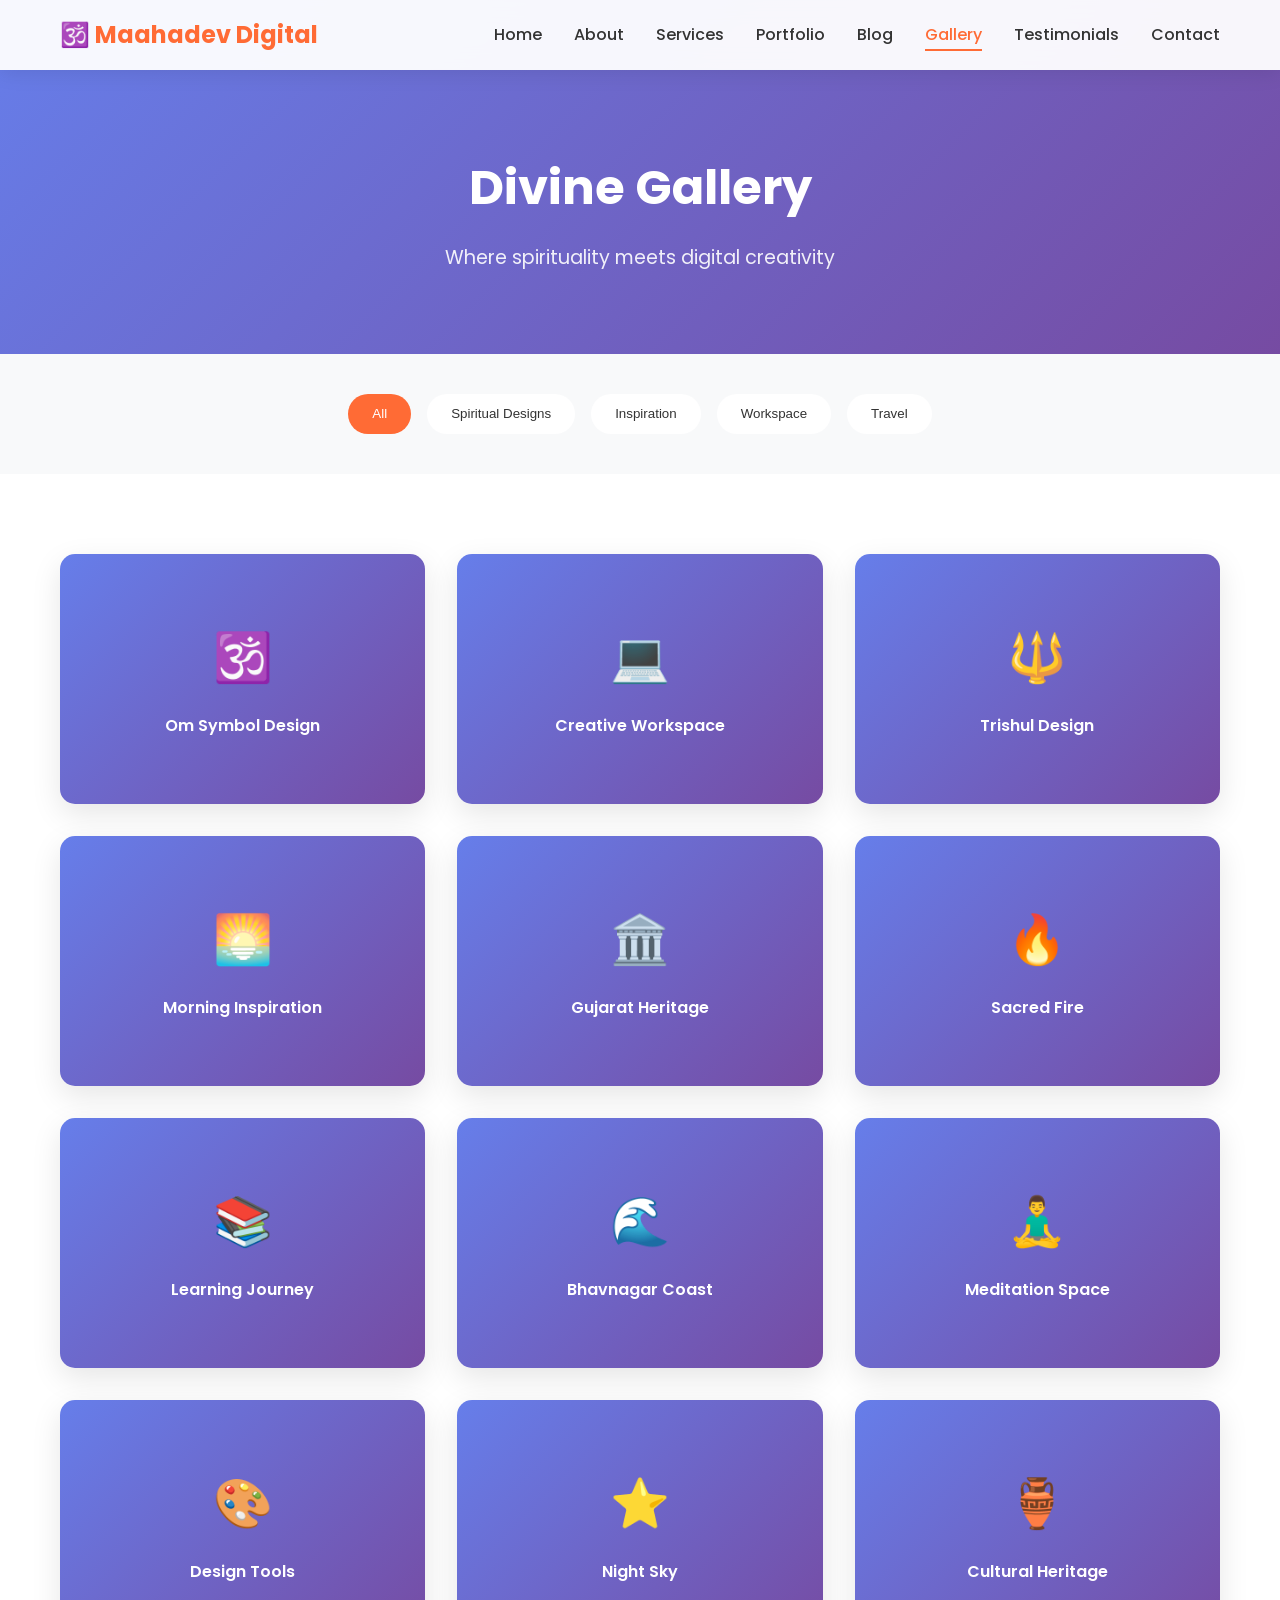
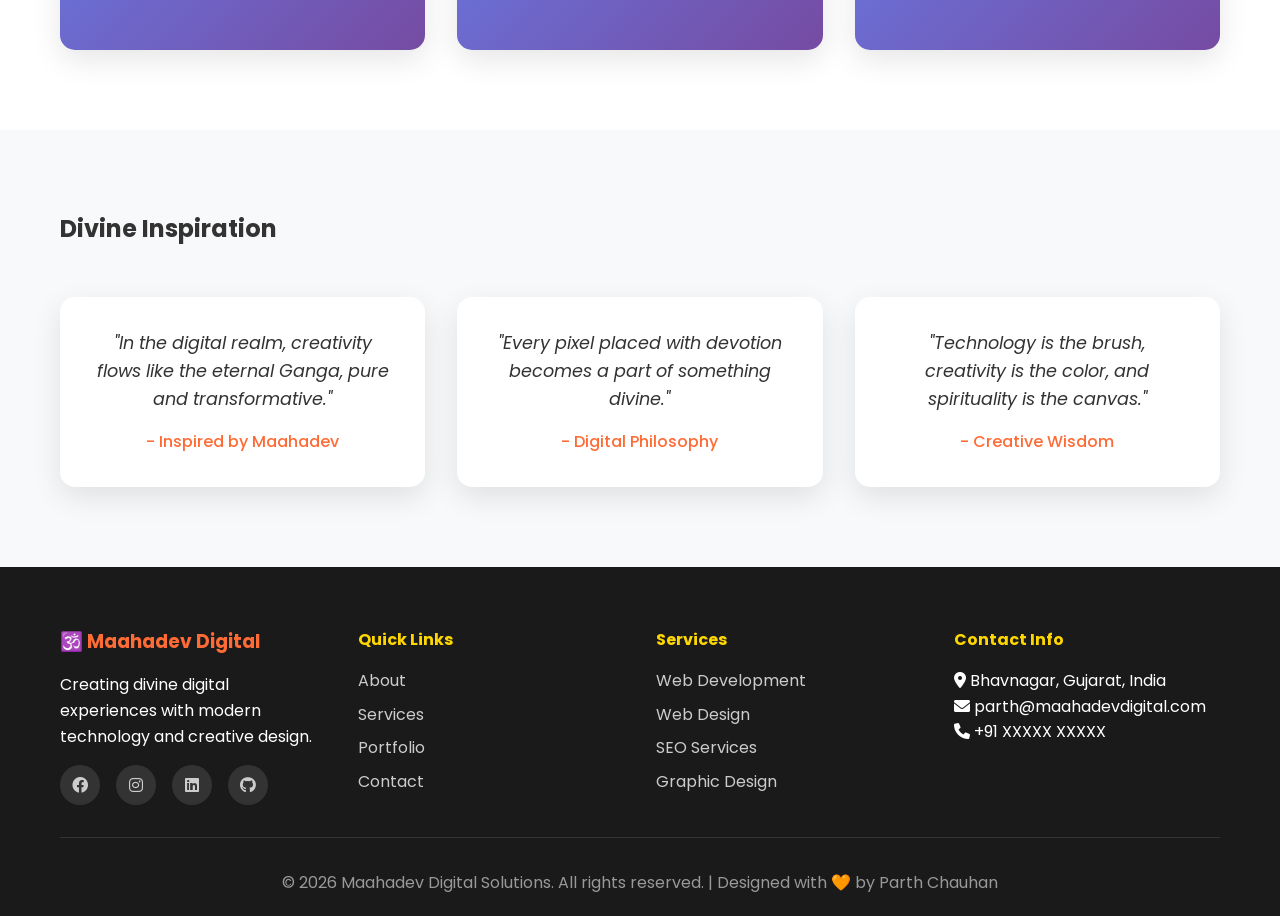
<file: maahadev-website/pages/gallery.html>
<!DOCTYPE html>
<html lang="en">
<head>
    <meta charset="UTF-8">
    <meta name="viewport" content="width=device-width, initial-scale=1.0">
    <title>Gallery - Maahadev Digital Solutions | Parth Chauhan</title>
    <link rel="stylesheet" href="../css/style.css">
    <link rel="preconnect" href="https://fonts.googleapis.com">
    <link rel="preconnect" href="https://fonts.gstatic.com" crossorigin>
    <link href="https://fonts.googleapis.com/css2?family=Poppins:wght@300;400;500;600;700&display=swap" rel="stylesheet">
    <link rel="stylesheet" href="https://cdnjs.cloudflare.com/ajax/libs/font-awesome/6.0.0/css/all.min.css">
</head>
<body>
    <!-- Header -->
    <header class="header">
        <nav class="navbar">
            <div class="nav-container">
                <div class="logo">
                    <h2>🕉️ Maahadev Digital</h2>
                </div>
                <ul class="nav-menu">
                    <li><a href="../index.html" class="nav-link">Home</a></li>
                    <li><a href="about.html" class="nav-link">About</a></li>
                    <li><a href="services.html" class="nav-link">Services</a></li>
                    <li><a href="portfolio.html" class="nav-link">Portfolio</a></li>
                    <li><a href="blog.html" class="nav-link">Blog</a></li>
                    <li><a href="gallery.html" class="nav-link active">Gallery</a></li>
                    <li><a href="testimonials.html" class="nav-link">Testimonials</a></li>
                    <li><a href="contact.html" class="nav-link">Contact</a></li>
                </ul>
                <div class="hamburger">
                    <span class="bar"></span>
                    <span class="bar"></span>
                    <span class="bar"></span>
                </div>
            </div>
        </nav>
    </header>

    <!-- Page Header -->
    <section class="page-header">
        <div class="container">
            <h1>Divine Gallery</h1>
            <p>Where spirituality meets digital creativity</p>
        </div>
    </section>

    <!-- Gallery Categories -->
    <section class="gallery-categories">
        <div class="container">
            <div class="category-buttons">
                <button class="category-btn active" data-category="all">All</button>
                <button class="category-btn" data-category="spiritual">Spiritual Designs</button>
                <button class="category-btn" data-category="inspiration">Inspiration</button>
                <button class="category-btn" data-category="workspace">Workspace</button>
                <button class="category-btn" data-category="travel">Travel</button>
            </div>
        </div>
    </section>

    <!-- Gallery Grid -->
    <section class="gallery-grid">
        <div class="container">
            <div class="masonry-grid">
                <!-- Gallery Item 1 -->
                <div class="gallery-item" data-category="spiritual">
                    <div class="gallery-placeholder">
                        <div class="gallery-icon">🕉️</div>
                        <div class="gallery-title">Om Symbol Design</div>
                    </div>
                    <div class="gallery-overlay">
                        <h4>Divine Om Symbol</h4>
                        <p>Sacred symbol representing universal consciousness</p>
                        <button class="gallery-view-btn"><i class="fas fa-expand"></i></button>
                    </div>
                </div>

                <!-- Gallery Item 2 -->
                <div class="gallery-item" data-category="workspace">
                    <div class="gallery-placeholder">
                        <div class="gallery-icon">💻</div>
                        <div class="gallery-title">Creative Workspace</div>
                    </div>
                    <div class="gallery-overlay">
                        <h4>My Digital Sanctuary</h4>
                        <p>Where divine inspiration meets modern technology</p>
                        <button class="gallery-view-btn"><i class="fas fa-expand"></i></button>
                    </div>
                </div>

                <!-- Gallery Item 3 -->
                <div class="gallery-item" data-category="spiritual">
                    <div class="gallery-placeholder">
                        <div class="gallery-icon">🔱</div>
                        <div class="gallery-title">Trishul Design</div>
                    </div>
                    <div class="gallery-overlay">
                        <h4>Sacred Trishul</h4>
                        <p>Symbol of Lord Shiva's divine power</p>
                        <button class="gallery-view-btn"><i class="fas fa-expand"></i></button>
                    </div>
                </div>

                <!-- Gallery Item 4 -->
                <div class="gallery-item" data-category="inspiration">
                    <div class="gallery-placeholder">
                        <div class="gallery-icon">🌅</div>
                        <div class="gallery-title">Morning Inspiration</div>
                    </div>
                    <div class="gallery-overlay">
                        <h4>Sunrise Meditation</h4>
                        <p>Daily inspiration from nature's beauty</p>
                        <button class="gallery-view-btn"><i class="fas fa-expand"></i></button>
                    </div>
                </div>

                <!-- Gallery Item 5 -->
                <div class="gallery-item" data-category="travel">
                    <div class="gallery-placeholder">
                        <div class="gallery-icon">🏛️</div>
                        <div class="gallery-title">Gujarat Heritage</div>
                    </div>
                    <div class="gallery-overlay">
                        <h4>Somnath Temple</h4>
                        <p>Divine architecture of Gujarat</p>
                        <button class="gallery-view-btn"><i class="fas fa-expand"></i></button>
                    </div>
                </div>

                <!-- Gallery Item 6 -->
                <div class="gallery-item" data-category="spiritual">
                    <div class="gallery-placeholder">
                        <div class="gallery-icon">🔥</div>
                        <div class="gallery-title">Sacred Fire</div>
                    </div>
                    <div class="gallery-overlay">
                        <h4>Divine Agni</h4>
                        <p>Sacred fire representing transformation</p>
                        <button class="gallery-view-btn"><i class="fas fa-expand"></i></button>
                    </div>
                </div>

                <!-- Gallery Item 7 -->
                <div class="gallery-item" data-category="inspiration">
                    <div class="gallery-placeholder">
                        <div class="gallery-icon">📚</div>
                        <div class="gallery-title">Learning Journey</div>
                    </div>
                    <div class="gallery-overlay">
                        <h4>Continuous Learning</h4>
                        <p>Books and resources that inspire growth</p>
                        <button class="gallery-view-btn"><i class="fas fa-expand"></i></button>
                    </div>
                </div>

                <!-- Gallery Item 8 -->
                <div class="gallery-item" data-category="travel">
                    <div class="gallery-placeholder">
                        <div class="gallery-icon">🌊</div>
                        <div class="gallery-title">Bhavnagar Coast</div>
                    </div>
                    <div class="gallery-overlay">
                        <h4>Arabian Sea</h4>
                        <p>Beautiful coastline of Bhavnagar</p>
                        <button class="gallery-view-btn"><i class="fas fa-expand"></i></button>
                    </div>
                </div>

                <!-- Gallery Item 9 -->
                <div class="gallery-item" data-category="spiritual">
                    <div class="gallery-placeholder">
                        <div class="gallery-icon">🧘‍♂️</div>
                        <div class="gallery-title">Meditation Space</div>
                    </div>
                    <div class="gallery-overlay">
                        <h4>Sacred Meditation</h4>
                        <p>Personal meditation corner for daily practice</p>
                        <button class="gallery-view-btn"><i class="fas fa-expand"></i></button>
                    </div>
                </div>

                <!-- Gallery Item 10 -->
                <div class="gallery-item" data-category="workspace">
                    <div class="gallery-placeholder">
                        <div class="gallery-icon">🎨</div>
                        <div class="gallery-title">Design Tools</div>
                    </div>
                    <div class="gallery-overlay">
                        <h4>Creative Tools</h4>
                        <p>Digital and traditional design instruments</p>
                        <button class="gallery-view-btn"><i class="fas fa-expand"></i></button>
                    </div>
                </div>

                <!-- Gallery Item 11 -->
                <div class="gallery-item" data-category="inspiration">
                    <div class="gallery-placeholder">
                        <div class="gallery-icon">⭐</div>
                        <div class="gallery-title">Night Sky</div>
                    </div>
                    <div class="gallery-overlay">
                        <h4>Starry Night</h4>
                        <p>Cosmic inspiration for creativity</p>
                        <button class="gallery-view-btn"><i class="fas fa-expand"></i></button>
                    </div>
                </div>

                <!-- Gallery Item 12 -->
                <div class="gallery-item" data-category="travel">
                    <div class="gallery-placeholder">
                        <div class="gallery-icon">🏺</div>
                        <div class="gallery-title">Cultural Heritage</div>
                    </div>
                    <div class="gallery-overlay">
                        <h4>Gujarat Crafts</h4>
                        <p>Traditional art and handicrafts</p>
                        <button class="gallery-view-btn"><i class="fas fa-expand"></i></button>
                    </div>
                </div>
            </div>
        </div>
    </section>

    <!-- Quotes Section -->
    <section class="quotes-section">
        <div class="container">
            <h2>Divine Inspiration</h2>
            <div class="quotes-grid">
                <div class="quote-card">
                    <div class="quote-text">
                        "In the digital realm, creativity flows like the eternal Ganga, pure and transformative."
                    </div>
                    <div class="quote-author">- Inspired by Maahadev</div>
                </div>
                <div class="quote-card">
                    <div class="quote-text">
                        "Every pixel placed with devotion becomes a part of something divine."
                    </div>
                    <div class="quote-author">- Digital Philosophy</div>
                </div>
                <div class="quote-card">
                    <div class="quote-text">
                        "Technology is the brush, creativity is the color, and spirituality is the canvas."
                    </div>
                    <div class="quote-author">- Creative Wisdom</div>
                </div>
            </div>
        </div>
    </section>

    <!-- Footer -->
    <footer class="footer">
        <div class="container">
            <div class="footer-content">
                <div class="footer-section">
                    <h3>🕉️ Maahadev Digital</h3>
                    <p>Creating divine digital experiences with modern technology and creative design.</p>
                    <div class="social-links">
                        <a href="#"><i class="fab fa-facebook"></i></a>
                        <a href="#"><i class="fab fa-instagram"></i></a>
                        <a href="#"><i class="fab fa-linkedin"></i></a>
                        <a href="#"><i class="fab fa-github"></i></a>
                    </div>
                </div>
                <div class="footer-section">
                    <h4>Quick Links</h4>
                    <ul>
                        <li><a href="about.html">About</a></li>
                        <li><a href="services.html">Services</a></li>
                        <li><a href="portfolio.html">Portfolio</a></li>
                        <li><a href="contact.html">Contact</a></li>
                    </ul>
                </div>
                <div class="footer-section">
                    <h4>Services</h4>
                    <ul>
                        <li><a href="#">Web Development</a></li>
                        <li><a href="#">Web Design</a></li>
                        <li><a href="#">SEO Services</a></li>
                        <li><a href="#">Graphic Design</a></li>
                    </ul>
                </div>
                <div class="footer-section">
                    <h4>Contact Info</h4>
                    <p><i class="fas fa-map-marker-alt"></i> Bhavnagar, Gujarat, India</p>
                    <p><i class="fas fa-envelope"></i> parth@maahadevdigital.com</p>
                    <p><i class="fas fa-phone"></i> +91 XXXXX XXXXX</p>
                </div>
            </div>
            <div class="footer-bottom">
                <p>&copy; 2024 Maahadev Digital Solutions. All rights reserved. | Designed with 🧡 by Parth Chauhan</p>
            </div>
        </div>
    </footer>

    <script src="../js/script.js"></script>
</body>
</html>
</file>
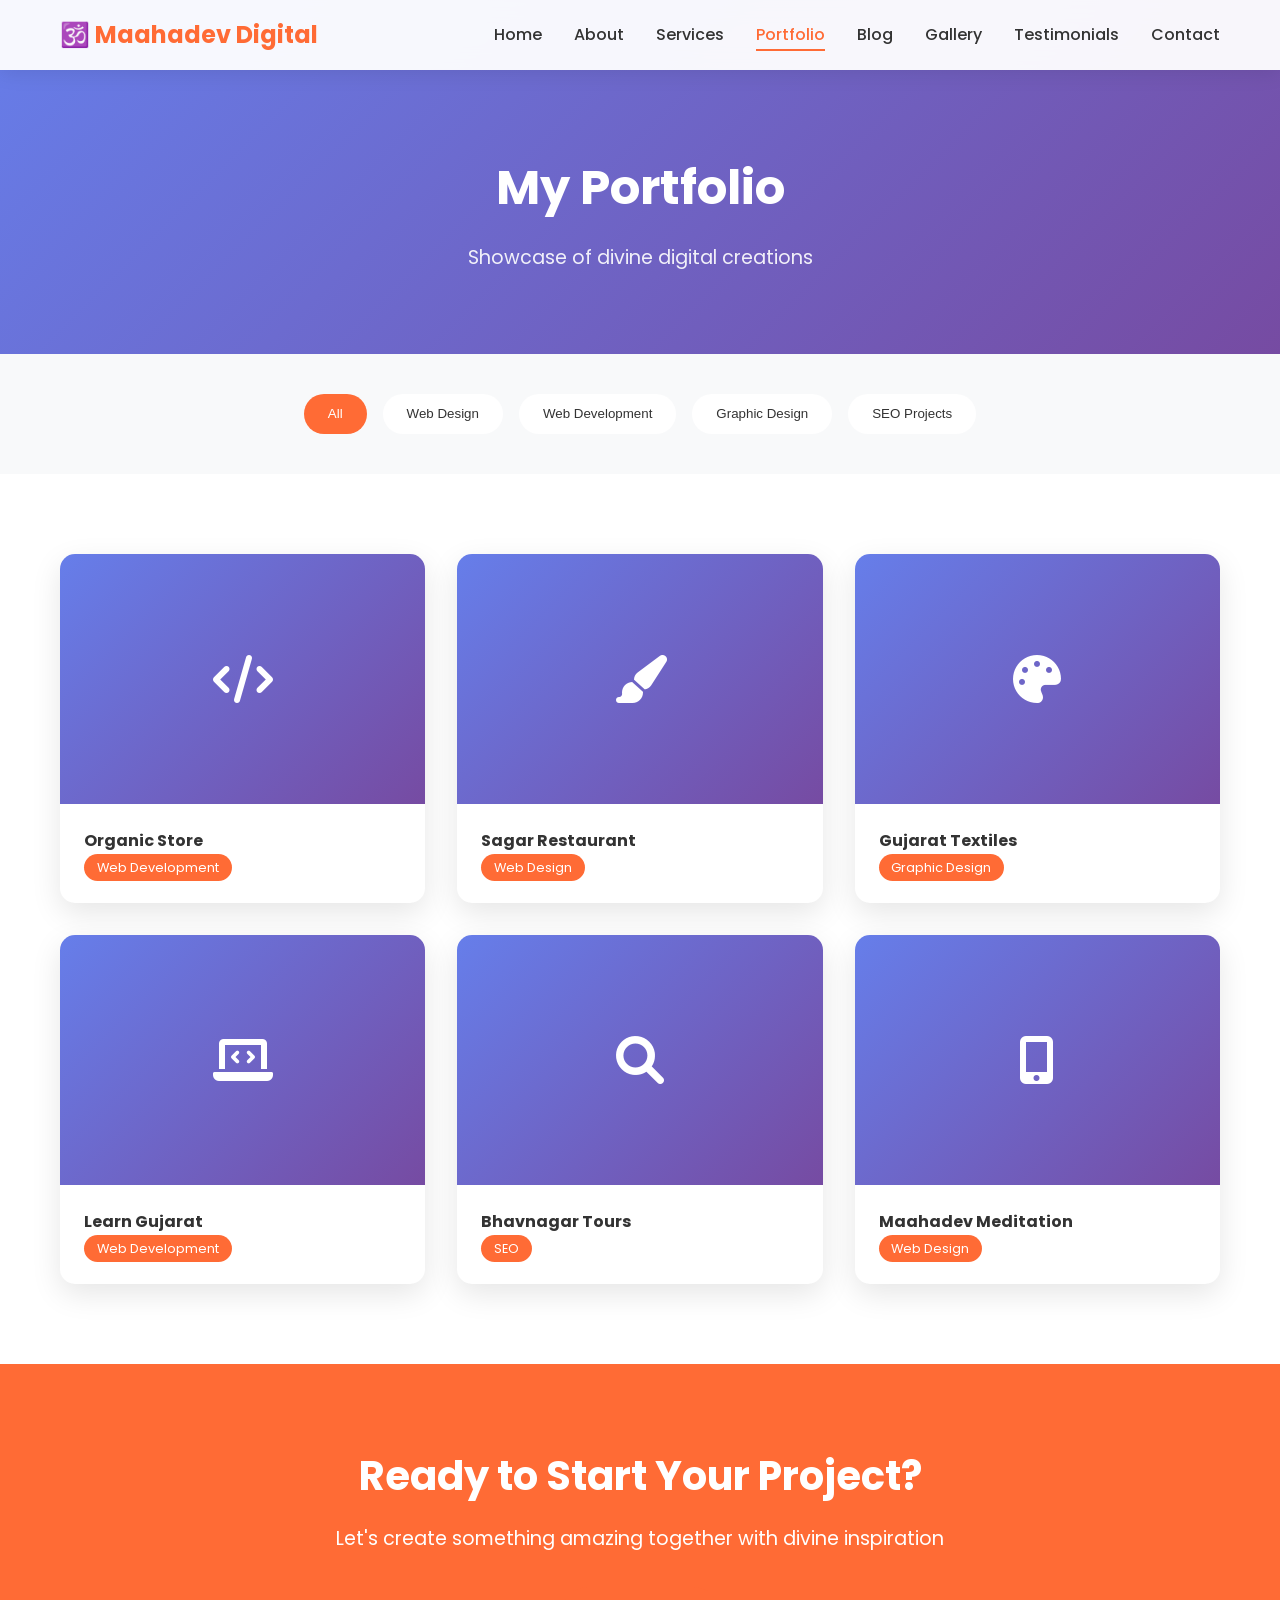
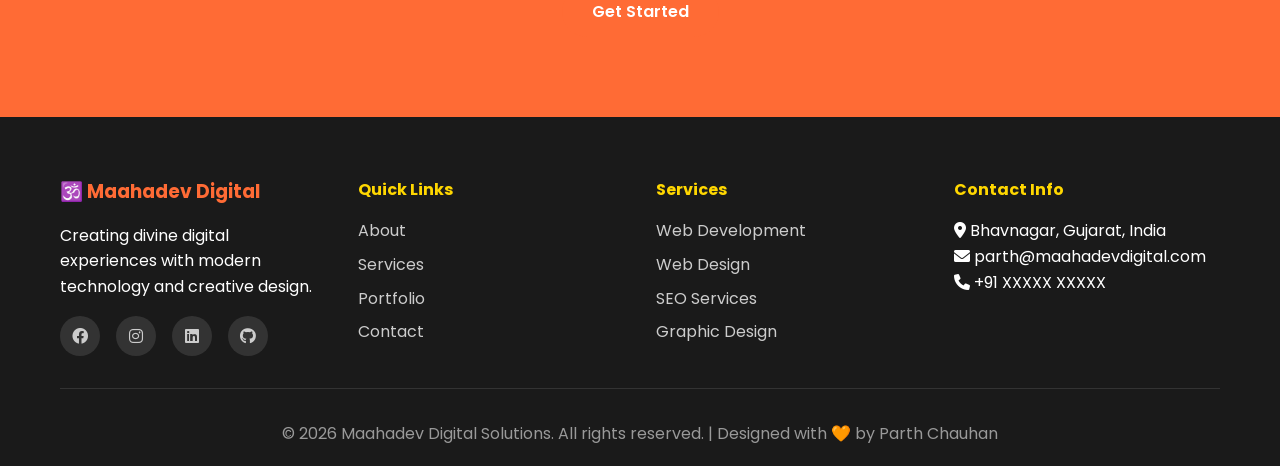
<file: maahadev-website/pages/portfolio.html>
<!DOCTYPE html>
<html lang="en">
<head>
    <meta charset="UTF-8">
    <meta name="viewport" content="width=device-width, initial-scale=1.0">
    <title>Portfolio - Maahadev Digital Solutions | Parth Chauhan</title>
    <link rel="stylesheet" href="../css/style.css">
    <link rel="preconnect" href="https://fonts.googleapis.com">
    <link rel="preconnect" href="https://fonts.gstatic.com" crossorigin>
    <link href="https://fonts.googleapis.com/css2?family=Poppins:wght@300;400;500;600;700&display=swap" rel="stylesheet">
    <link rel="stylesheet" href="https://cdnjs.cloudflare.com/ajax/libs/font-awesome/6.0.0/css/all.min.css">
</head>
<body>
    <!-- Header -->
    <header class="header">
        <nav class="navbar">
            <div class="nav-container">
                <div class="logo">
                    <h2>🕉️ Maahadev Digital</h2>
                </div>
                <ul class="nav-menu">
                    <li><a href="../index.html" class="nav-link">Home</a></li>
                    <li><a href="about.html" class="nav-link">About</a></li>
                    <li><a href="services.html" class="nav-link">Services</a></li>
                    <li><a href="portfolio.html" class="nav-link active">Portfolio</a></li>
                    <li><a href="blog.html" class="nav-link">Blog</a></li>
                    <li><a href="gallery.html" class="nav-link">Gallery</a></li>
                    <li><a href="testimonials.html" class="nav-link">Testimonials</a></li>
                    <li><a href="contact.html" class="nav-link">Contact</a></li>
                </ul>
                <div class="hamburger">
                    <span class="bar"></span>
                    <span class="bar"></span>
                    <span class="bar"></span>
                </div>
            </div>
        </nav>
    </header>

    <!-- Page Header -->
    <section class="page-header">
        <div class="container">
            <h1>My Portfolio</h1>
            <p>Showcase of divine digital creations</p>
        </div>
    </section>

    <!-- Portfolio Filter -->
    <section class="portfolio-filter">
        <div class="container">
            <div class="filter-buttons">
                <button class="filter-btn active" data-filter="all">All</button>
                <button class="filter-btn" data-filter="web-design">Web Design</button>
                <button class="filter-btn" data-filter="web-development">Web Development</button>
                <button class="filter-btn" data-filter="graphic-design">Graphic Design</button>
                <button class="filter-btn" data-filter="seo">SEO Projects</button>
            </div>
        </div>
    </section>

    <!-- Portfolio Grid -->
    <section class="portfolio-grid">
        <div class="container">
            <div class="projects-grid">
                <!-- Project 1 -->
                <div class="project-card" data-category="web-development">
                    <div class="project-image">
                        <div class="project-placeholder">
                            <i class="fas fa-code"></i>
                        </div>
                        <div class="project-overlay">
                            <h3>E-commerce Website</h3>
                            <p>Complete online store with payment integration</p>
                            <div class="project-links">
                                <a href="#" class="project-link"><i class="fas fa-external-link-alt"></i></a>
                                <a href="#" class="project-link"><i class="fas fa-eye"></i></a>
                            </div>
                        </div>
                    </div>
                    <div class="project-info">
                        <h4>Organic Store</h4>
                        <span class="project-tag">Web Development</span>
                    </div>
                </div>

                <!-- Project 2 -->
                <div class="project-card" data-category="web-design">
                    <div class="project-image">
                        <div class="project-placeholder">
                            <i class="fas fa-paint-brush"></i>
                        </div>
                        <div class="project-overlay">
                            <h3>Restaurant Website</h3>
                            <p>Modern restaurant website with online ordering</p>
                            <div class="project-links">
                                <a href="#" class="project-link"><i class="fas fa-external-link-alt"></i></a>
                                <a href="#" class="project-link"><i class="fas fa-eye"></i></a>
                            </div>
                        </div>
                    </div>
                    <div class="project-info">
                        <h4>Sagar Restaurant</h4>
                        <span class="project-tag">Web Design</span>
                    </div>
                </div>

                <!-- Project 3 -->
                <div class="project-card" data-category="graphic-design">
                    <div class="project-image">
                        <div class="project-placeholder">
                            <i class="fas fa-palette"></i>
                        </div>
                        <div class="project-overlay">
                            <h3>Brand Identity</h3>
                            <p>Complete branding package for local business</p>
                            <div class="project-links">
                                <a href="#" class="project-link"><i class="fas fa-external-link-alt"></i></a>
                                <a href="#" class="project-link"><i class="fas fa-eye"></i></a>
                            </div>
                        </div>
                    </div>
                    <div class="project-info">
                        <h4>Gujarat Textiles</h4>
                        <span class="project-tag">Graphic Design</span>
                    </div>
                </div>

                <!-- Project 4 -->
                <div class="project-card" data-category="web-development">
                    <div class="project-image">
                        <div class="project-placeholder">
                            <i class="fas fa-laptop-code"></i>
                        </div>
                        <div class="project-overlay">
                            <h3>Educational Platform</h3>
                            <p>Online learning management system</p>
                            <div class="project-links">
                                <a href="#" class="project-link"><i class="fas fa-external-link-alt"></i></a>
                                <a href="#" class="project-link"><i class="fas fa-eye"></i></a>
                            </div>
                        </div>
                    </div>
                    <div class="project-info">
                        <h4>Learn Gujarat</h4>
                        <span class="project-tag">Web Development</span>
                    </div>
                </div>

                <!-- Project 5 -->
                <div class="project-card" data-category="seo">
                    <div class="project-image">
                        <div class="project-placeholder">
                            <i class="fas fa-search"></i>
                        </div>
                        <div class="project-overlay">
                            <h3>SEO Campaign</h3>
                            <p>Complete SEO overhaul for local business</p>
                            <div class="project-links">
                                <a href="#" class="project-link"><i class="fas fa-external-link-alt"></i></a>
                                <a href="#" class="project-link"><i class="fas fa-eye"></i></a>
                            </div>
                        </div>
                    </div>
                    <div class="project-info">
                        <h4>Bhavnagar Tours</h4>
                        <span class="project-tag">SEO</span>
                    </div>
                </div>

                <!-- Project 6 -->
                <div class="project-card" data-category="web-design">
                    <div class="project-image">
                        <div class="project-placeholder">
                            <i class="fas fa-mobile-alt"></i>
                        </div>
                        <div class="project-overlay">
                            <h3>Mobile App Design</h3>
                            <p>UI/UX design for meditation app</p>
                            <div class="project-links">
                                <a href="#" class="project-link"><i class="fas fa-external-link-alt"></i></a>
                                <a href="#" class="project-link"><i class="fas fa-eye"></i></a>
                            </div>
                        </div>
                    </div>
                    <div class="project-info">
                        <h4>Maahadev Meditation</h4>
                        <span class="project-tag">Web Design</span>
                    </div>
                </div>
            </div>
        </div>
    </section>

    <!-- CTA Section -->
    <section class="cta">
        <div class="container">
            <h2>Ready to Start Your Project?</h2>
            <p>Let's create something amazing together with divine inspiration</p>
            <a href="contact.html" class="btn btn-primary">Get Started</a>
        </div>
    </section>

    <!-- Footer -->
    <footer class="footer">
        <div class="container">
            <div class="footer-content">
                <div class="footer-section">
                    <h3>🕉️ Maahadev Digital</h3>
                    <p>Creating divine digital experiences with modern technology and creative design.</p>
                    <div class="social-links">
                        <a href="#"><i class="fab fa-facebook"></i></a>
                        <a href="#"><i class="fab fa-instagram"></i></a>
                        <a href="#"><i class="fab fa-linkedin"></i></a>
                        <a href="#"><i class="fab fa-github"></i></a>
                    </div>
                </div>
                <div class="footer-section">
                    <h4>Quick Links</h4>
                    <ul>
                        <li><a href="about.html">About</a></li>
                        <li><a href="services.html">Services</a></li>
                        <li><a href="portfolio.html">Portfolio</a></li>
                        <li><a href="contact.html">Contact</a></li>
                    </ul>
                </div>
                <div class="footer-section">
                    <h4>Services</h4>
                    <ul>
                        <li><a href="#">Web Development</a></li>
                        <li><a href="#">Web Design</a></li>
                        <li><a href="#">SEO Services</a></li>
                        <li><a href="#">Graphic Design</a></li>
                    </ul>
                </div>
                <div class="footer-section">
                    <h4>Contact Info</h4>
                    <p><i class="fas fa-map-marker-alt"></i> Bhavnagar, Gujarat, India</p>
                    <p><i class="fas fa-envelope"></i> parth@maahadevdigital.com</p>
                    <p><i class="fas fa-phone"></i> +91 XXXXX XXXXX</p>
                </div>
            </div>
            <div class="footer-bottom">
                <p>&copy; 2024 Maahadev Digital Solutions. All rights reserved. | Designed with 🧡 by Parth Chauhan</p>
            </div>
        </div>
    </footer>

    <script src="../js/script.js"></script>
</body>
</html>
</file>
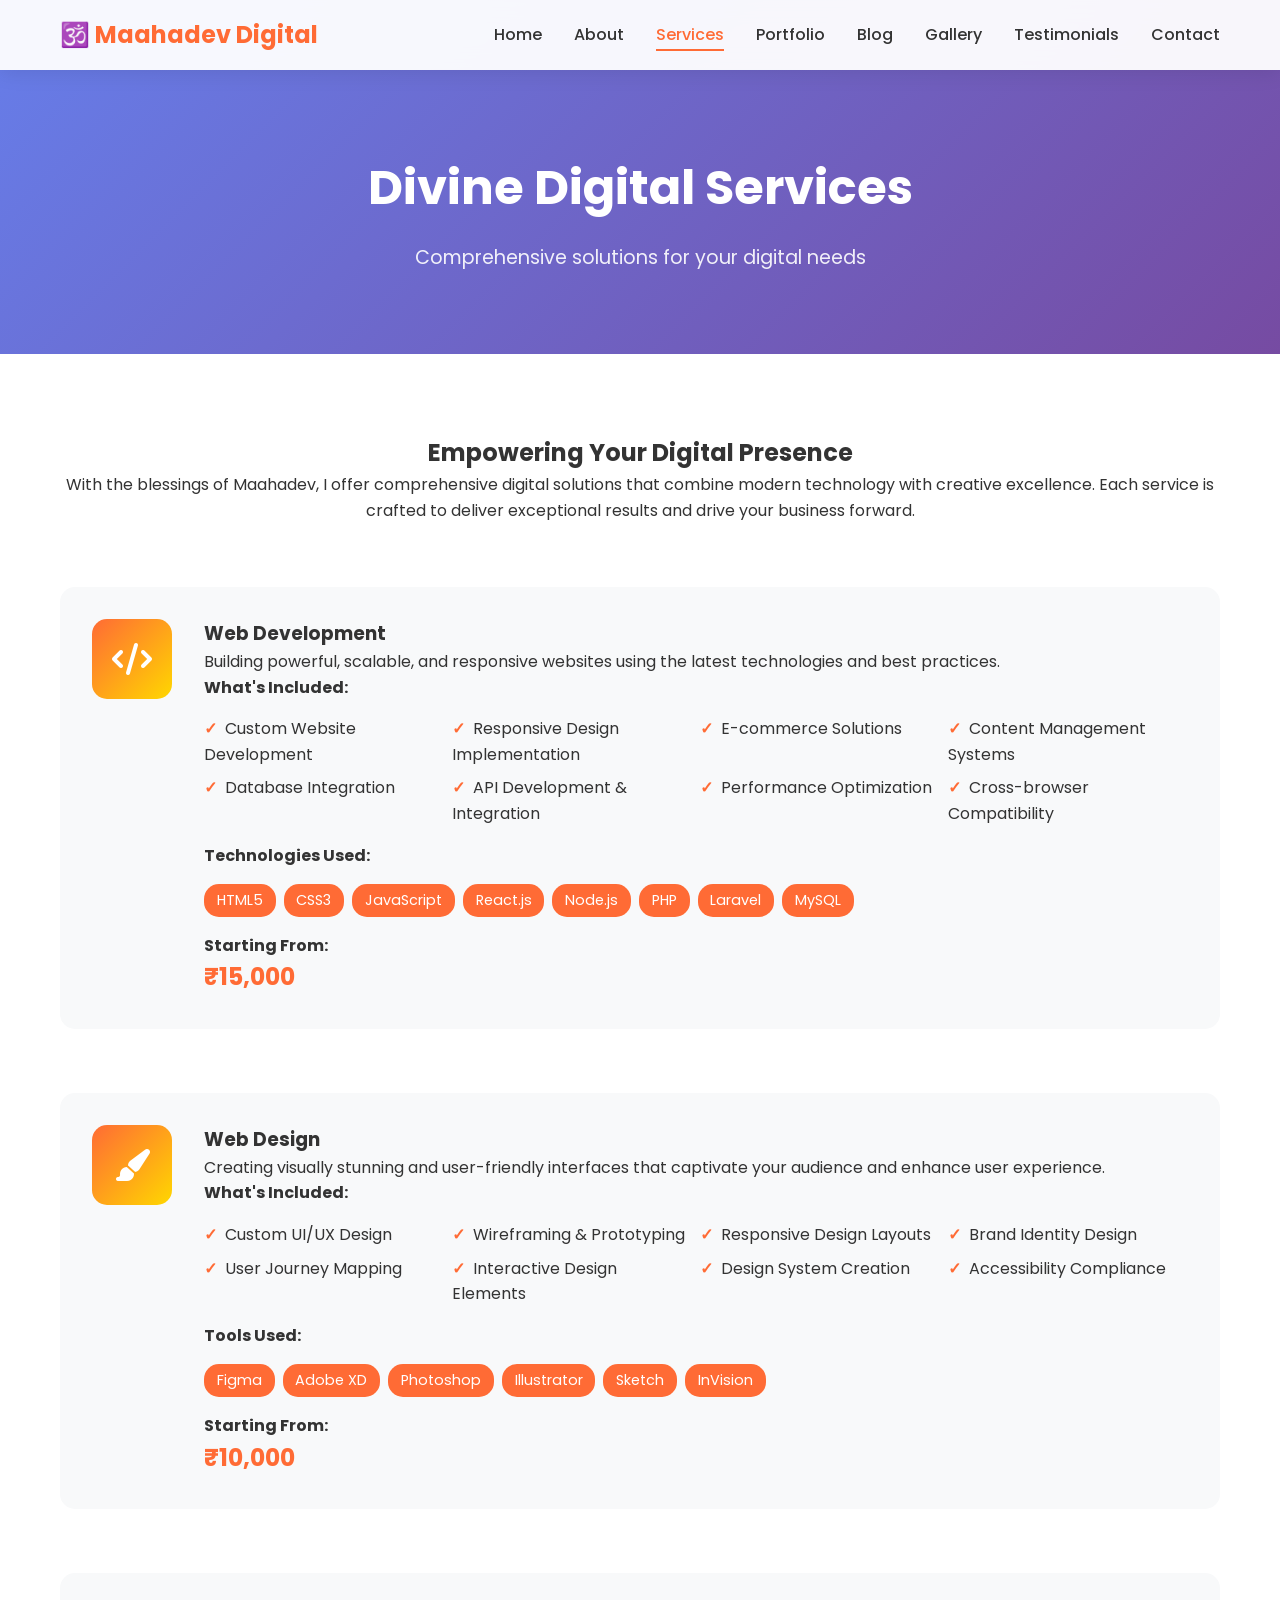
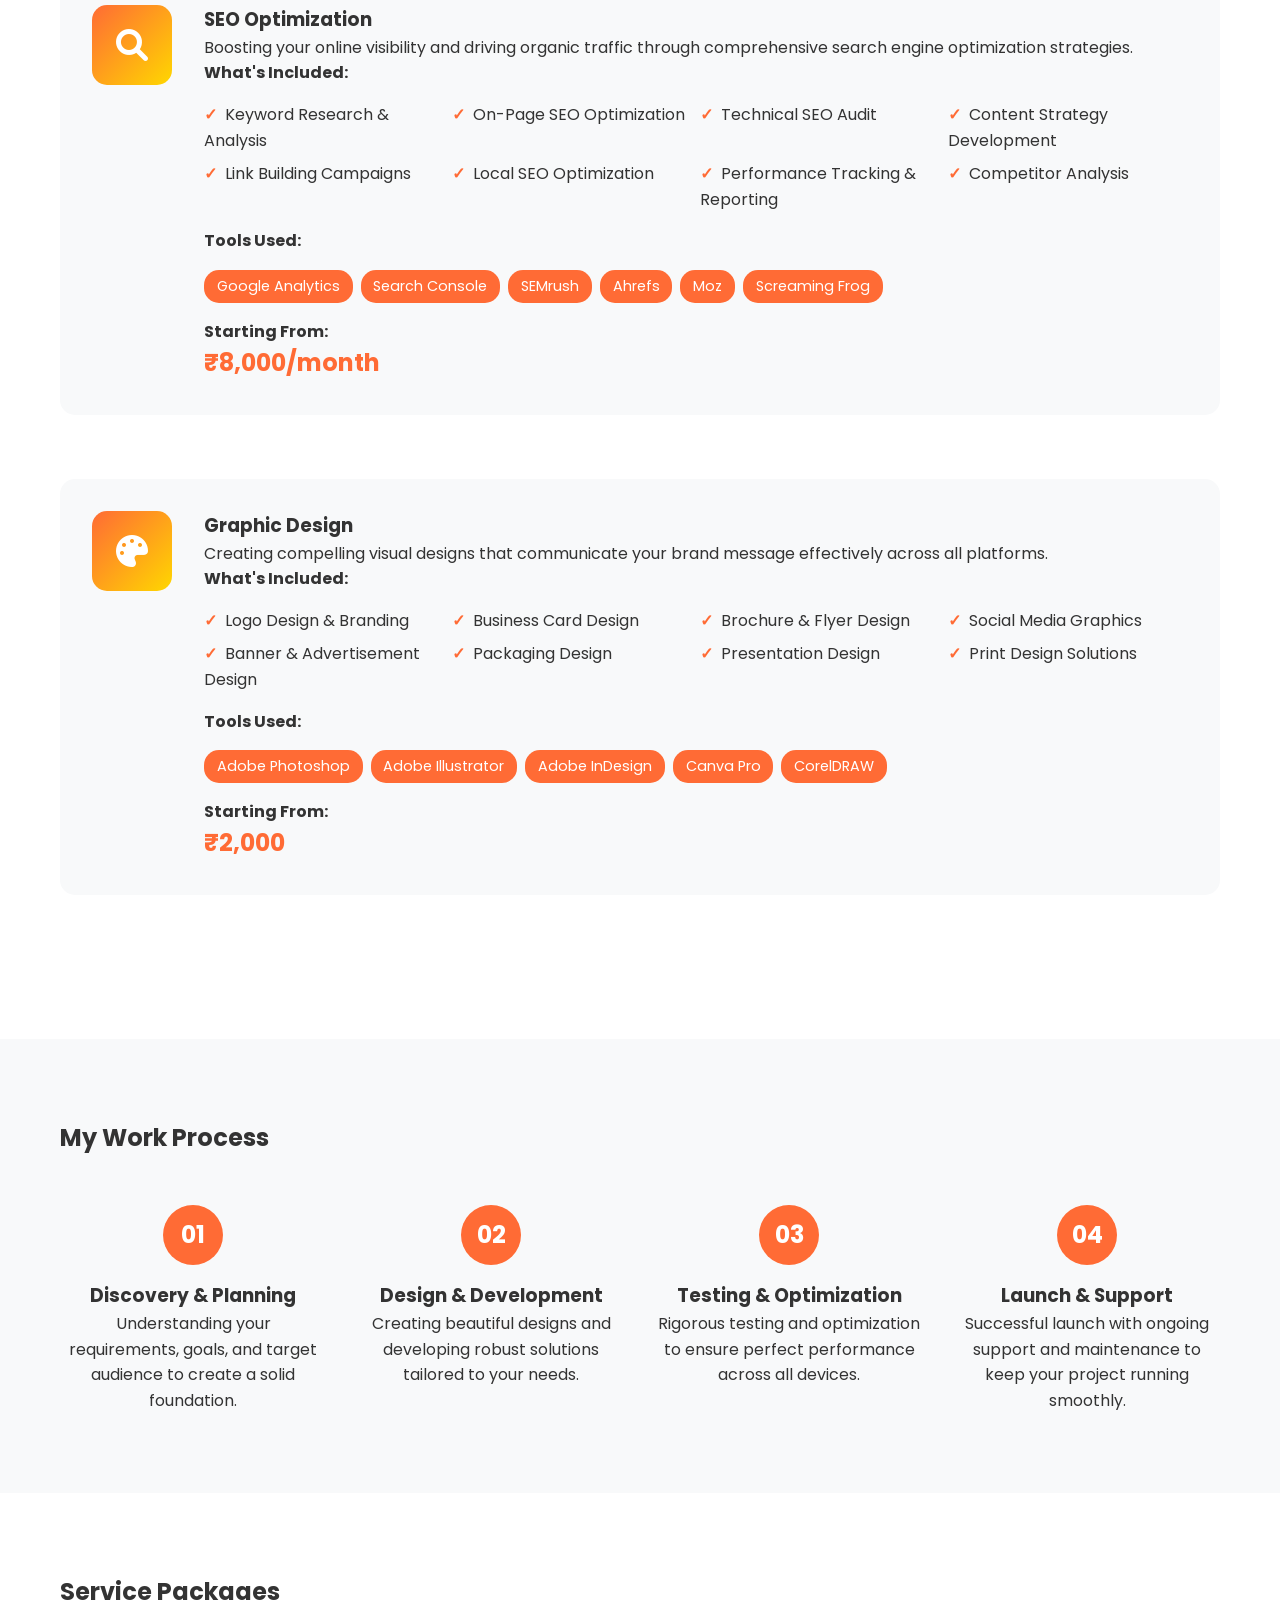
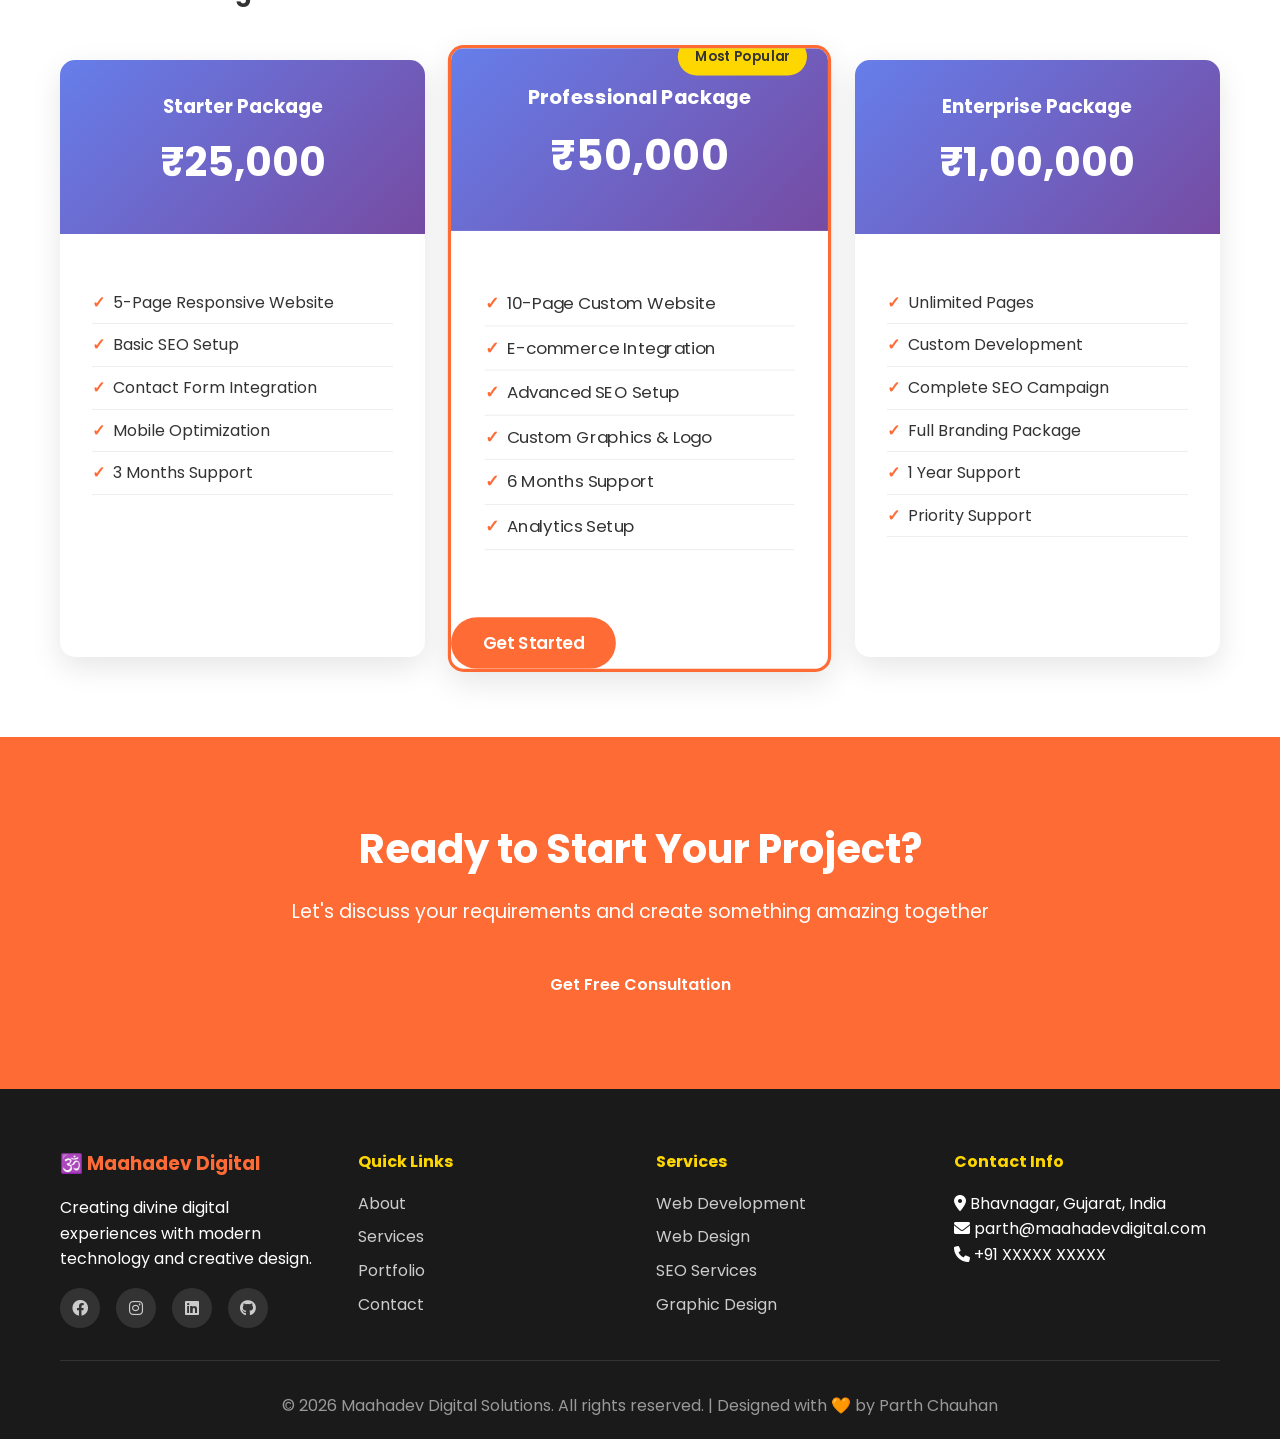
<file: maahadev-website/pages/services.html>
<!DOCTYPE html>
<html lang="en">
<head>
    <meta charset="UTF-8">
    <meta name="viewport" content="width=device-width, initial-scale=1.0">
    <title>Services - Maahadev Digital Solutions | Parth Chauhan</title>
    <link rel="stylesheet" href="../css/style.css">
    <link rel="preconnect" href="https://fonts.googleapis.com">
    <link rel="preconnect" href="https://fonts.gstatic.com" crossorigin>
    <link href="https://fonts.googleapis.com/css2?family=Poppins:wght@300;400;500;600;700&display=swap" rel="stylesheet">
    <link rel="stylesheet" href="https://cdnjs.cloudflare.com/ajax/libs/font-awesome/6.0.0/css/all.min.css">
</head>
<body>
    <!-- Header -->
    <header class="header">
        <nav class="navbar">
            <div class="nav-container">
                <div class="logo">
                    <h2>🕉️ Maahadev Digital</h2>
                </div>
                <ul class="nav-menu">
                    <li><a href="../index.html" class="nav-link">Home</a></li>
                    <li><a href="about.html" class="nav-link">About</a></li>
                    <li><a href="services.html" class="nav-link active">Services</a></li>
                    <li><a href="portfolio.html" class="nav-link">Portfolio</a></li>
                    <li><a href="blog.html" class="nav-link">Blog</a></li>
                    <li><a href="gallery.html" class="nav-link">Gallery</a></li>
                    <li><a href="testimonials.html" class="nav-link">Testimonials</a></li>
                    <li><a href="contact.html" class="nav-link">Contact</a></li>
                </ul>
                <div class="hamburger">
                    <span class="bar"></span>
                    <span class="bar"></span>
                    <span class="bar"></span>
                </div>
            </div>
        </nav>
    </header>

    <!-- Page Header -->
    <section class="page-header">
        <div class="container">
            <h1>Divine Digital Services</h1>
            <p>Comprehensive solutions for your digital needs</p>
        </div>
    </section>

    <!-- Services Section -->
    <section class="services-detailed">
        <div class="container">
            <div class="services-intro">
                <h2>Empowering Your Digital Presence</h2>
                <p>With the blessings of Maahadev, I offer comprehensive digital solutions that combine modern technology with creative excellence. Each service is crafted to deliver exceptional results and drive your business forward.</p>
            </div>

            <div class="services-list">
                <!-- Web Development -->
                <div class="service-detail">
                    <div class="service-detail-icon">
                        <i class="fas fa-code"></i>
                    </div>
                    <div class="service-detail-content">
                        <h3>Web Development</h3>
                        <p>Building powerful, scalable, and responsive websites using the latest technologies and best practices.</p>
                        
                        <div class="service-features">
                            <h4>What's Included:</h4>
                            <ul>
                                <li>Custom Website Development</li>
                                <li>Responsive Design Implementation</li>
                                <li>E-commerce Solutions</li>
                                <li>Content Management Systems</li>
                                <li>Database Integration</li>
                                <li>API Development & Integration</li>
                                <li>Performance Optimization</li>
                                <li>Cross-browser Compatibility</li>
                            </ul>
                        </div>
                        
                        <div class="service-technologies">
                            <h4>Technologies Used:</h4>
                            <div class="tech-tags">
                                <span>HTML5</span>
                                <span>CSS3</span>
                                <span>JavaScript</span>
                                <span>React.js</span>
                                <span>Node.js</span>
                                <span>PHP</span>
                                <span>Laravel</span>
                                <span>MySQL</span>
                            </div>
                        </div>
                        
                        <div class="service-pricing">
                            <h4>Starting From:</h4>
                            <span class="price">₹15,000</span>
                        </div>
                    </div>
                </div>

                <!-- Web Design -->
                <div class="service-detail">
                    <div class="service-detail-icon">
                        <i class="fas fa-paint-brush"></i>
                    </div>
                    <div class="service-detail-content">
                        <h3>Web Design</h3>
                        <p>Creating visually stunning and user-friendly interfaces that captivate your audience and enhance user experience.</p>
                        
                        <div class="service-features">
                            <h4>What's Included:</h4>
                            <ul>
                                <li>Custom UI/UX Design</li>
                                <li>Wireframing & Prototyping</li>
                                <li>Responsive Design Layouts</li>
                                <li>Brand Identity Design</li>
                                <li>User Journey Mapping</li>
                                <li>Interactive Design Elements</li>
                                <li>Design System Creation</li>
                                <li>Accessibility Compliance</li>
                            </ul>
                        </div>
                        
                        <div class="service-technologies">
                            <h4>Tools Used:</h4>
                            <div class="tech-tags">
                                <span>Figma</span>
                                <span>Adobe XD</span>
                                <span>Photoshop</span>
                                <span>Illustrator</span>
                                <span>Sketch</span>
                                <span>InVision</span>
                            </div>
                        </div>
                        
                        <div class="service-pricing">
                            <h4>Starting From:</h4>
                            <span class="price">₹10,000</span>
                        </div>
                    </div>
                </div>

                <!-- SEO Optimization -->
                <div class="service-detail">
                    <div class="service-detail-icon">
                        <i class="fas fa-search"></i>
                    </div>
                    <div class="service-detail-content">
                        <h3>SEO Optimization</h3>
                        <p>Boosting your online visibility and driving organic traffic through comprehensive search engine optimization strategies.</p>
                        
                        <div class="service-features">
                            <h4>What's Included:</h4>
                            <ul>
                                <li>Keyword Research & Analysis</li>
                                <li>On-Page SEO Optimization</li>
                                <li>Technical SEO Audit</li>
                                <li>Content Strategy Development</li>
                                <li>Link Building Campaigns</li>
                                <li>Local SEO Optimization</li>
                                <li>Performance Tracking & Reporting</li>
                                <li>Competitor Analysis</li>
                            </ul>
                        </div>
                        
                        <div class="service-technologies">
                            <h4>Tools Used:</h4>
                            <div class="tech-tags">
                                <span>Google Analytics</span>
                                <span>Search Console</span>
                                <span>SEMrush</span>
                                <span>Ahrefs</span>
                                <span>Moz</span>
                                <span>Screaming Frog</span>
                            </div>
                        </div>
                        
                        <div class="service-pricing">
                            <h4>Starting From:</h4>
                            <span class="price">₹8,000/month</span>
                        </div>
                    </div>
                </div>

                <!-- Graphic Design -->
                <div class="service-detail">
                    <div class="service-detail-icon">
                        <i class="fas fa-palette"></i>
                    </div>
                    <div class="service-detail-content">
                        <h3>Graphic Design</h3>
                        <p>Creating compelling visual designs that communicate your brand message effectively across all platforms.</p>
                        
                        <div class="service-features">
                            <h4>What's Included:</h4>
                            <ul>
                                <li>Logo Design & Branding</li>
                                <li>Business Card Design</li>
                                <li>Brochure & Flyer Design</li>
                                <li>Social Media Graphics</li>
                                <li>Banner & Advertisement Design</li>
                                <li>Packaging Design</li>
                                <li>Presentation Design</li>
                                <li>Print Design Solutions</li>
                            </ul>
                        </div>
                        
                        <div class="service-technologies">
                            <h4>Tools Used:</h4>
                            <div class="tech-tags">
                                <span>Adobe Photoshop</span>
                                <span>Adobe Illustrator</span>
                                <span>Adobe InDesign</span>
                                <span>Canva Pro</span>
                                <span>CorelDRAW</span>
                            </div>
                        </div>
                        
                        <div class="service-pricing">
                            <h4>Starting From:</h4>
                            <span class="price">₹2,000</span>
                        </div>
                    </div>
                </div>
            </div>
        </div>
    </section>

    <!-- Process Section -->
    <section class="process-section">
        <div class="container">
            <h2>My Work Process</h2>
            <div class="process-steps">
                <div class="process-step">
                    <div class="step-number">01</div>
                    <h3>Discovery & Planning</h3>
                    <p>Understanding your requirements, goals, and target audience to create a solid foundation.</p>
                </div>
                <div class="process-step">
                    <div class="step-number">02</div>
                    <h3>Design & Development</h3>
                    <p>Creating beautiful designs and developing robust solutions tailored to your needs.</p>
                </div>
                <div class="process-step">
                    <div class="step-number">03</div>
                    <h3>Testing & Optimization</h3>
                    <p>Rigorous testing and optimization to ensure perfect performance across all devices.</p>
                </div>
                <div class="process-step">
                    <div class="step-number">04</div>
                    <h3>Launch & Support</h3>
                    <p>Successful launch with ongoing support and maintenance to keep your project running smoothly.</p>
                </div>
            </div>
        </div>
    </section>

    <!-- Packages Section -->
    <section class="packages-section">
        <div class="container">
            <h2>Service Packages</h2>
            <div class="packages-grid">
                <div class="package-card">
                    <div class="package-header">
                        <h3>Starter Package</h3>
                        <div class="package-price">₹25,000</div>
                    </div>
                    <div class="package-features">
                        <ul>
                            <li>5-Page Responsive Website</li>
                            <li>Basic SEO Setup</li>
                            <li>Contact Form Integration</li>
                            <li>Mobile Optimization</li>
                            <li>3 Months Support</li>
                        </ul>
                    </div>
                    <a href="contact.html" class="btn btn-secondary">Get Started</a>
                </div>
                
                <div class="package-card featured">
                    <div class="package-header">
                        <h3>Professional Package</h3>
                        <div class="package-price">₹50,000</div>
                        <div class="package-badge">Most Popular</div>
                    </div>
                    <div class="package-features">
                        <ul>
                            <li>10-Page Custom Website</li>
                            <li>E-commerce Integration</li>
                            <li>Advanced SEO Setup</li>
                            <li>Custom Graphics & Logo</li>
                            <li>6 Months Support</li>
                            <li>Analytics Setup</li>
                        </ul>
                    </div>
                    <a href="contact.html" class="btn btn-primary">Get Started</a>
                </div>
                
                <div class="package-card">
                    <div class="package-header">
                        <h3>Enterprise Package</h3>
                        <div class="package-price">₹1,00,000</div>
                    </div>
                    <div class="package-features">
                        <ul>
                            <li>Unlimited Pages</li>
                            <li>Custom Development</li>
                            <li>Complete SEO Campaign</li>
                            <li>Full Branding Package</li>
                            <li>1 Year Support</li>
                            <li>Priority Support</li>
                        </ul>
                    </div>
                    <a href="contact.html" class="btn btn-secondary">Get Started</a>
                </div>
            </div>
        </div>
    </section>

    <!-- CTA Section -->
    <section class="cta">
        <div class="container">
            <h2>Ready to Start Your Project?</h2>
            <p>Let's discuss your requirements and create something amazing together</p>
            <a href="contact.html" class="btn btn-primary">Get Free Consultation</a>
        </div>
    </section>

    <!-- Footer -->
    <footer class="footer">
        <div class="container">
            <div class="footer-content">
                <div class="footer-section">
                    <h3>🕉️ Maahadev Digital</h3>
                    <p>Creating divine digital experiences with modern technology and creative design.</p>
                    <div class="social-links">
                        <a href="#"><i class="fab fa-facebook"></i></a>
                        <a href="#"><i class="fab fa-instagram"></i></a>
                        <a href="#"><i class="fab fa-linkedin"></i></a>
                        <a href="#"><i class="fab fa-github"></i></a>
                    </div>
                </div>
                <div class="footer-section">
                    <h4>Quick Links</h4>
                    <ul>
                        <li><a href="about.html">About</a></li>
                        <li><a href="services.html">Services</a></li>
                        <li><a href="portfolio.html">Portfolio</a></li>
                        <li><a href="contact.html">Contact</a></li>
                    </ul>
                </div>
                <div class="footer-section">
                    <h4>Services</h4>
                    <ul>
                        <li><a href="#">Web Development</a></li>
                        <li><a href="#">Web Design</a></li>
                        <li><a href="#">SEO Services</a></li>
                        <li><a href="#">Graphic Design</a></li>
                    </ul>
                </div>
                <div class="footer-section">
                    <h4>Contact Info</h4>
                    <p><i class="fas fa-map-marker-alt"></i> Bhavnagar, Gujarat, India</p>
                    <p><i class="fas fa-envelope"></i> parth@maahadevdigital.com</p>
                    <p><i class="fas fa-phone"></i> +91 XXXXX XXXXX</p>
                </div>
            </div>
            <div class="footer-bottom">
                <p>&copy; 2024 Maahadev Digital Solutions. All rights reserved. | Designed with 🧡 by Parth Chauhan</p>
            </div>
        </div>
    </footer>

    <script src="../js/script.js"></script>
</body>
</html>
</file>
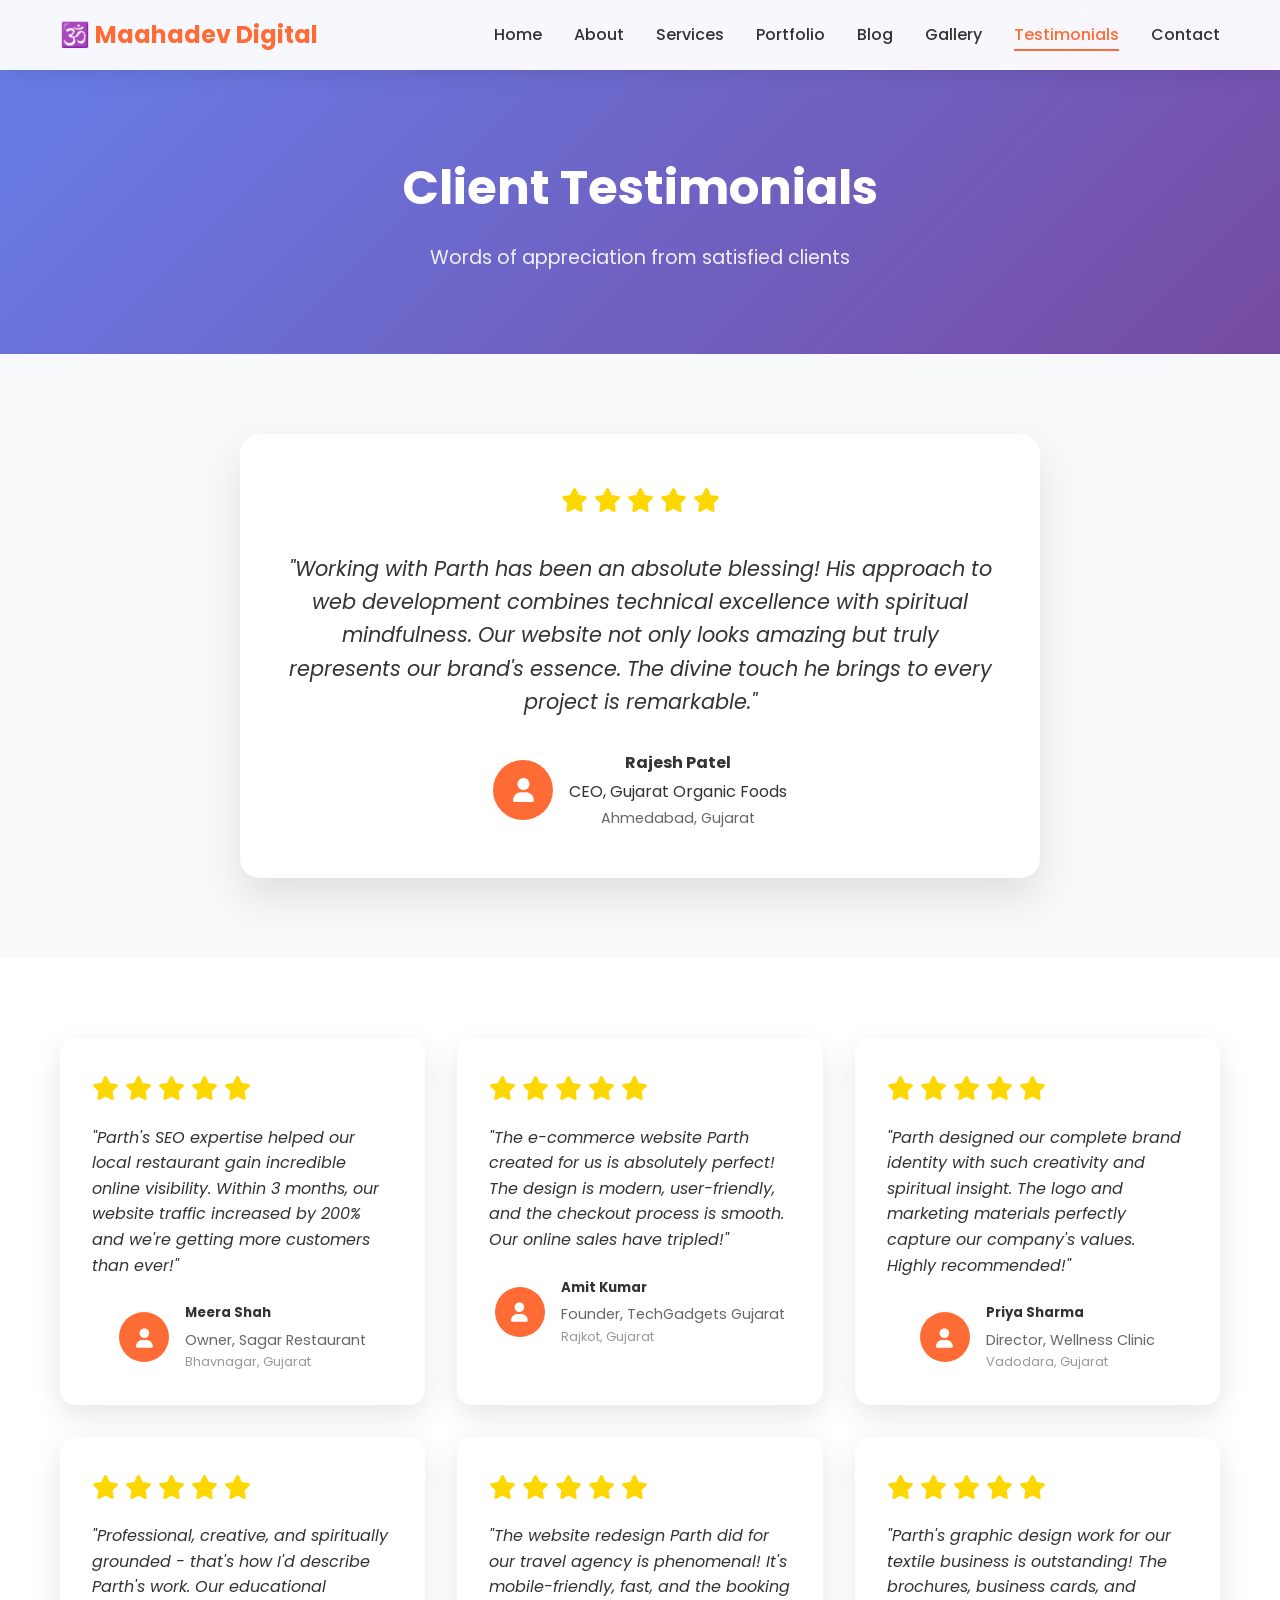
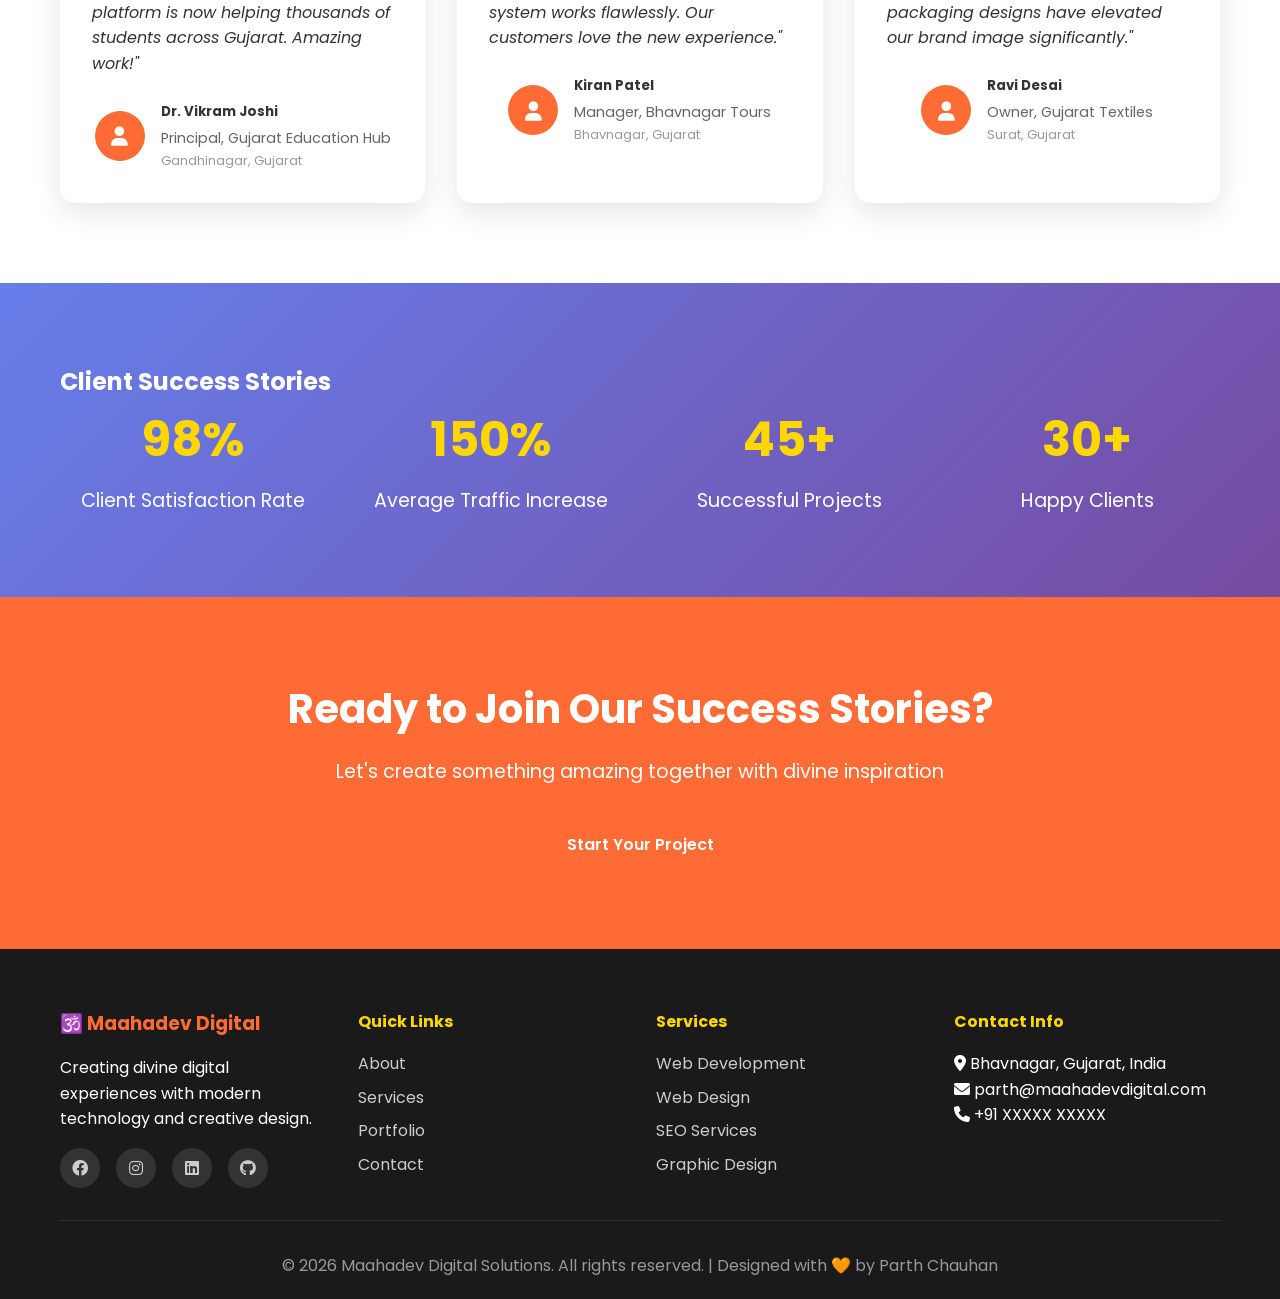
<file: maahadev-website/pages/testimonials.html>
<!DOCTYPE html>
<html lang="en">
<head>
    <meta charset="UTF-8">
    <meta name="viewport" content="width=device-width, initial-scale=1.0">
    <title>Testimonials - Maahadev Digital Solutions | Parth Chauhan</title>
    <link rel="stylesheet" href="../css/style.css">
    <link rel="preconnect" href="https://fonts.googleapis.com">
    <link rel="preconnect" href="https://fonts.gstatic.com" crossorigin>
    <link href="https://fonts.googleapis.com/css2?family=Poppins:wght@300;400;500;600;700&display=swap" rel="stylesheet">
    <link rel="stylesheet" href="https://cdnjs.cloudflare.com/ajax/libs/font-awesome/6.0.0/css/all.min.css">
</head>
<body>
    <!-- Header -->
    <header class="header">
        <nav class="navbar">
            <div class="nav-container">
                <div class="logo">
                    <h2>🕉️ Maahadev Digital</h2>
                </div>
                <ul class="nav-menu">
                    <li><a href="../index.html" class="nav-link">Home</a></li>
                    <li><a href="about.html" class="nav-link">About</a></li>
                    <li><a href="services.html" class="nav-link">Services</a></li>
                    <li><a href="portfolio.html" class="nav-link">Portfolio</a></li>
                    <li><a href="blog.html" class="nav-link">Blog</a></li>
                    <li><a href="gallery.html" class="nav-link">Gallery</a></li>
                    <li><a href="testimonials.html" class="nav-link active">Testimonials</a></li>
                    <li><a href="contact.html" class="nav-link">Contact</a></li>
                </ul>
                <div class="hamburger">
                    <span class="bar"></span>
                    <span class="bar"></span>
                    <span class="bar"></span>
                </div>
            </div>
        </nav>
    </header>

    <!-- Page Header -->
    <section class="page-header">
        <div class="container">
            <h1>Client Testimonials</h1>
            <p>Words of appreciation from satisfied clients</p>
        </div>
    </section>

    <!-- Featured Testimonial -->
    <section class="featured-testimonial">
        <div class="container">
            <div class="featured-testimonial-card">
                <div class="testimonial-stars">
                    <i class="fas fa-star"></i>
                    <i class="fas fa-star"></i>
                    <i class="fas fa-star"></i>
                    <i class="fas fa-star"></i>
                    <i class="fas fa-star"></i>
                </div>
                <blockquote>
                    "Working with Parth has been an absolute blessing! His approach to web development combines technical excellence with spiritual mindfulness. Our website not only looks amazing but truly represents our brand's essence. The divine touch he brings to every project is remarkable."
                </blockquote>
                <div class="testimonial-author">
                    <div class="author-avatar">
                        <i class="fas fa-user"></i>
                    </div>
                    <div class="author-info">
                        <h4>Rajesh Patel</h4>
                        <p>CEO, Gujarat Organic Foods</p>
                        <span class="location">Ahmedabad, Gujarat</span>
                    </div>
                </div>
            </div>
        </div>
    </section>

    <!-- Testimonials Grid -->
    <section class="testimonials-grid">
        <div class="container">
            <div class="testimonials-wrapper">
                <!-- Testimonial 1 -->
                <div class="testimonial-card">
                    <div class="testimonial-stars">
                        <i class="fas fa-star"></i>
                        <i class="fas fa-star"></i>
                        <i class="fas fa-star"></i>
                        <i class="fas fa-star"></i>
                        <i class="fas fa-star"></i>
                    </div>
                    <p>"Parth's SEO expertise helped our local restaurant gain incredible online visibility. Within 3 months, our website traffic increased by 200% and we're getting more customers than ever!"</p>
                    <div class="testimonial-author">
                        <div class="author-avatar">
                            <i class="fas fa-user"></i>
                        </div>
                        <div class="author-info">
                            <h5>Meera Shah</h5>
                            <span>Owner, Sagar Restaurant</span>
                            <small>Bhavnagar, Gujarat</small>
                        </div>
                    </div>
                </div>

                <!-- Testimonial 2 -->
                <div class="testimonial-card">
                    <div class="testimonial-stars">
                        <i class="fas fa-star"></i>
                        <i class="fas fa-star"></i>
                        <i class="fas fa-star"></i>
                        <i class="fas fa-star"></i>
                        <i class="fas fa-star"></i>
                    </div>
                    <p>"The e-commerce website Parth created for us is absolutely perfect! The design is modern, user-friendly, and the checkout process is smooth. Our online sales have tripled!"</p>
                    <div class="testimonial-author">
                        <div class="author-avatar">
                            <i class="fas fa-user"></i>
                        </div>
                        <div class="author-info">
                            <h5>Amit Kumar</h5>
                            <span>Founder, TechGadgets Gujarat</span>
                            <small>Rajkot, Gujarat</small>
                        </div>
                    </div>
                </div>

                <!-- Testimonial 3 -->
                <div class="testimonial-card">
                    <div class="testimonial-stars">
                        <i class="fas fa-star"></i>
                        <i class="fas fa-star"></i>
                        <i class="fas fa-star"></i>
                        <i class="fas fa-star"></i>
                        <i class="fas fa-star"></i>
                    </div>
                    <p>"Parth designed our complete brand identity with such creativity and spiritual insight. The logo and marketing materials perfectly capture our company's values. Highly recommended!"</p>
                    <div class="testimonial-author">
                        <div class="author-avatar">
                            <i class="fas fa-user"></i>
                        </div>
                        <div class="author-info">
                            <h5>Priya Sharma</h5>
                            <span>Director, Wellness Clinic</span>
                            <small>Vadodara, Gujarat</small>
                        </div>
                    </div>
                </div>

                <!-- Testimonial 4 -->
                <div class="testimonial-card">
                    <div class="testimonial-stars">
                        <i class="fas fa-star"></i>
                        <i class="fas fa-star"></i>
                        <i class="fas fa-star"></i>
                        <i class="fas fa-star"></i>
                        <i class="fas fa-star"></i>
                    </div>
                    <p>"Professional, creative, and spiritually grounded - that's how I'd describe Parth's work. Our educational platform is now helping thousands of students across Gujarat. Amazing work!"</p>
                    <div class="testimonial-author">
                        <div class="author-avatar">
                            <i class="fas fa-user"></i>
                        </div>
                        <div class="author-info">
                            <h5>Dr. Vikram Joshi</h5>
                            <span>Principal, Gujarat Education Hub</span>
                            <small>Gandhinagar, Gujarat</small>
                        </div>
                    </div>
                </div>

                <!-- Testimonial 5 -->
                <div class="testimonial-card">
                    <div class="testimonial-stars">
                        <i class="fas fa-star"></i>
                        <i class="fas fa-star"></i>
                        <i class="fas fa-star"></i>
                        <i class="fas fa-star"></i>
                        <i class="fas fa-star"></i>
                    </div>
                    <p>"The website redesign Parth did for our travel agency is phenomenal! It's mobile-friendly, fast, and the booking system works flawlessly. Our customers love the new experience."</p>
                    <div class="testimonial-author">
                        <div class="author-avatar">
                            <i class="fas fa-user"></i>
                        </div>
                        <div class="author-info">
                            <h5>Kiran Patel</h5>
                            <span>Manager, Bhavnagar Tours</span>
                            <small>Bhavnagar, Gujarat</small>
                        </div>
                    </div>
                </div>

                <!-- Testimonial 6 -->
                <div class="testimonial-card">
                    <div class="testimonial-stars">
                        <i class="fas fa-star"></i>
                        <i class="fas fa-star"></i>
                        <i class="fas fa-star"></i>
                        <i class="fas fa-star"></i>
                        <i class="fas fa-star"></i>
                    </div>
                    <p>"Parth's graphic design work for our textile business is outstanding! The brochures, business cards, and packaging designs have elevated our brand image significantly."</p>
                    <div class="testimonial-author">
                        <div class="author-avatar">
                            <i class="fas fa-user"></i>
                        </div>
                        <div class="author-info">
                            <h5>Ravi Desai</h5>
                            <span>Owner, Gujarat Textiles</span>
                            <small>Surat, Gujarat</small>
                        </div>
                    </div>
                </div>
            </div>
        </div>
    </section>

    <!-- Stats Section -->
    <section class="client-stats">
        <div class="container">
            <h2>Client Success Stories</h2>
            <div class="stats-grid">
                <div class="stat-item">
                    <h3>98%</h3>
                    <p>Client Satisfaction Rate</p>
                </div>
                <div class="stat-item">
                    <h3>150%</h3>
                    <p>Average Traffic Increase</p>
                </div>
                <div class="stat-item">
                    <h3>45+</h3>
                    <p>Successful Projects</p>
                </div>
                <div class="stat-item">
                    <h3>30+</h3>
                    <p>Happy Clients</p>
                </div>
            </div>
        </div>
    </section>

    <!-- CTA Section -->
    <section class="cta">
        <div class="container">
            <h2>Ready to Join Our Success Stories?</h2>
            <p>Let's create something amazing together with divine inspiration</p>
            <a href="contact.html" class="btn btn-primary">Start Your Project</a>
        </div>
    </section>

    <!-- Footer -->
    <footer class="footer">
        <div class="container">
            <div class="footer-content">
                <div class="footer-section">
                    <h3>🕉️ Maahadev Digital</h3>
                    <p>Creating divine digital experiences with modern technology and creative design.</p>
                    <div class="social-links">
                        <a href="#"><i class="fab fa-facebook"></i></a>
                        <a href="#"><i class="fab fa-instagram"></i></a>
                        <a href="#"><i class="fab fa-linkedin"></i></a>
                        <a href="#"><i class="fab fa-github"></i></a>
                    </div>
                </div>
                <div class="footer-section">
                    <h4>Quick Links</h4>
                    <ul>
                        <li><a href="about.html">About</a></li>
                        <li><a href="services.html">Services</a></li>
                        <li><a href="portfolio.html">Portfolio</a></li>
                        <li><a href="contact.html">Contact</a></li>
                    </ul>
                </div>
                <div class="footer-section">
                    <h4>Services</h4>
                    <ul>
                        <li><a href="#">Web Development</a></li>
                        <li><a href="#">Web Design</a></li>
                        <li><a href="#">SEO Services</a></li>
                        <li><a href="#">Graphic Design</a></li>
                    </ul>
                </div>
                <div class="footer-section">
                    <h4>Contact Info</h4>
                    <p><i class="fas fa-map-marker-alt"></i> Bhavnagar, Gujarat, India</p>
                    <p><i class="fas fa-envelope"></i> parth@maahadevdigital.com</p>
                    <p><i class="fas fa-phone"></i> +91 XXXXX XXXXX</p>
                </div>
            </div>
            <div class="footer-bottom">
                <p>&copy; 2024 Maahadev Digital Solutions. All rights reserved. | Designed with 🧡 by Parth Chauhan</p>
            </div>
        </div>
    </footer>

    <script src="../js/script.js"></script>
</body>
</html>
</file>
<file: maahadev-website/css/style.css>
/* Reset and Base Styles */
* {
    margin: 0;
    padding: 0;
    box-sizing: border-box;
}

body {
    font-family: 'Poppins', sans-serif;
    line-height: 1.6;
    color: #333;
    overflow-x: hidden;
}

.container {
    max-width: 1200px;
    margin: 0 auto;
    padding: 0 20px;
}

/* Header Styles */
.header {
    position: fixed;
    top: 0;
    width: 100%;
    z-index: 1000;
    background: rgba(255, 255, 255, 0.95);
    backdrop-filter: blur(10px);
    box-shadow: 0 2px 20px rgba(0, 0, 0, 0.1);
}

.navbar {
    padding: 1rem 0;
}

.nav-container {
    max-width: 1200px;
    margin: 0 auto;
    padding: 0 20px;
    display: flex;
    justify-content: space-between;
    align-items: center;
}

.logo h2 {
    color: #ff6b35;
    font-weight: 700;
    font-size: 1.5rem;
}

.nav-menu {
    display: flex;
    list-style: none;
    gap: 2rem;
}

.nav-link {
    text-decoration: none;
    color: #333;
    font-weight: 500;
    transition: color 0.3s ease;
    position: relative;
}

.nav-link:hover, .nav-link.active {
    color: #ff6b35;
}

.nav-link::after {
    content: '';
    position: absolute;
    bottom: -5px;
    left: 0;
    width: 0;
    height: 2px;
    background: #ff6b35;
    transition: width 0.3s ease;
}

.nav-link:hover::after, .nav-link.active::after {
    width: 100%;
}

.hamburger {
    display: none;
    flex-direction: column;
    cursor: pointer;
}

.bar {
    width: 25px;
    height: 3px;
    background: #333;
    margin: 3px 0;
    transition: 0.3s;
}

/* Hero Section */
.hero {
    padding: 120px 0 80px;
    background: linear-gradient(135deg, #667eea 0%, #764ba2 100%);
    color: white;
    min-height: 100vh;
    display: flex;
    align-items: center;
}

.hero-container {
    max-width: 1200px;
    margin: 0 auto;
    padding: 0 20px;
    display: grid;
    grid-template-columns: 1fr 1fr;
    gap: 3rem;
    align-items: center;
}

.hero-content h1 {
    font-size: 3rem;
    font-weight: 700;
    margin-bottom: 1rem;
    line-height: 1.2;
}

.highlight {
    color: #ffd700;
}

.hero-content h2 {
    font-size: 2rem;
    color: #ffd700;
    margin-bottom: 0.5rem;
}

.hero-subtitle {
    font-size: 1.2rem;
    margin-bottom: 1rem;
    color: #e0e0e0;
}

.hero-description {
    font-size: 1.1rem;
    margin-bottom: 2rem;
    color: #ccc;
}

.hero-buttons {
    display: flex;
    gap: 1rem;
}

.btn {
    padding: 12px 30px;
    text-decoration: none;
    border-radius: 50px;
    font-weight: 600;
    transition: all 0.3s ease;
    display: inline-block;
}

.btn-primary {
    background: #ff6b35;
    color: white;
}

.btn-primary:hover {
    background: #e55a2b;
    transform: translateY(-2px);
    box-shadow: 0 10px 25px rgba(255, 107, 53, 0.3);
}

.btn-secondary {
    background: transparent;
    color: white;
    border: 2px solid white;
}

.btn-secondary:hover {
    background: white;
    color: #333;
    transform: translateY(-2px);
}

.hero-image {
    position: relative;
    height: 400px;
}

.floating-elements {
    position: relative;
    height: 100%;
}

.element {
    position: absolute;
    font-size: 3rem;
    animation: float 6s ease-in-out infinite;
}

.element-1 {
    top: 10%;
    left: 20%;
    animation-delay: 0s;
}

.element-2 {
    top: 30%;
    right: 10%;
    animation-delay: 1s;
}

.element-3 {
    bottom: 30%;
    left: 10%;
    animation-delay: 2s;
}

.element-4 {
    bottom: 10%;
    right: 30%;
    animation-delay: 3s;
}

@keyframes float {
    0%, 100% { transform: translateY(0px); }
    50% { transform: translateY(-20px); }
}

/* Services Preview */
.services-preview {
    padding: 80px 0;
    background: #f8f9fa;
}

.section-title {
    text-align: center;
    font-size: 2.5rem;
    margin-bottom: 3rem;
    color: #333;
}

.services-grid {
    display: grid;
    grid-template-columns: repeat(auto-fit, minmax(280px, 1fr));
    gap: 2rem;
}

.service-card {
    background: white;
    padding: 2rem;
    border-radius: 15px;
    text-align: center;
    box-shadow: 0 10px 30px rgba(0, 0, 0, 0.1);
    transition: transform 0.3s ease, box-shadow 0.3s ease;
}

.service-card:hover {
    transform: translateY(-10px);
    box-shadow: 0 20px 40px rgba(0, 0, 0, 0.15);
}

.service-icon {
    width: 80px;
    height: 80px;
    background: linear-gradient(135deg, #ff6b35 0%, #ffd700 100%);
    border-radius: 50%;
    display: flex;
    align-items: center;
    justify-content: center;
    margin: 0 auto 1.5rem;
    font-size: 2rem;
    color: white;
}

.service-card h3 {
    font-size: 1.5rem;
    margin-bottom: 1rem;
    color: #333;
}

.service-card p {
    color: #666;
    line-height: 1.6;
}

/* About Preview */
.about-preview {
    padding: 80px 0;
}

.about-content {
    display: grid;
    grid-template-columns: 1fr 1fr;
    gap: 3rem;
    align-items: center;
}

.about-text h2 {
    font-size: 2.5rem;
    margin-bottom: 1.5rem;
    color: #333;
}

.about-text p {
    margin-bottom: 1.5rem;
    color: #666;
    font-size: 1.1rem;
    line-height: 1.7;
}

.about-image {
    display: flex;
    justify-content: center;
}

.profile-placeholder {
    width: 300px;
    height: 300px;
    background: linear-gradient(135deg, #667eea 0%, #764ba2 100%);
    border-radius: 50%;
    display: flex;
    align-items: center;
    justify-content: center;
    font-size: 6rem;
    color: white;
}

/* Statistics */
.stats {
    padding: 80px 0;
    background: linear-gradient(135deg, #667eea 0%, #764ba2 100%);
    color: white;
}

.stats-grid {
    display: grid;
    grid-template-columns: repeat(auto-fit, minmax(200px, 1fr));
    gap: 2rem;
    text-align: center;
}

.stat-item h3 {
    font-size: 3rem;
    font-weight: 700;
    margin-bottom: 0.5rem;
    color: #ffd700;
}

.stat-item p {
    font-size: 1.2rem;
}

/* CTA Section */
.cta {
    padding: 80px 0;
    background: #ff6b35;
    color: white;
    text-align: center;
}

.cta h2 {
    font-size: 2.5rem;
    margin-bottom: 1rem;
}

.cta p {
    font-size: 1.2rem;
    margin-bottom: 2rem;
}

/* Footer */
.footer {
    background: #1a1a1a;
    color: white;
    padding: 60px 0 20px;
}

.footer-content {
    display: grid;
    grid-template-columns: repeat(auto-fit, minmax(250px, 1fr));
    gap: 2rem;
    margin-bottom: 2rem;
}

.footer-section h3 {
    color: #ff6b35;
    margin-bottom: 1rem;
}

.footer-section h4 {
    color: #ffd700;
    margin-bottom: 1rem;
}

.footer-section ul {
    list-style: none;
}

.footer-section ul li {
    margin-bottom: 0.5rem;
}

.footer-section a {
    color: #ccc;
    text-decoration: none;
    transition: color 0.3s ease;
}

.footer-section a:hover {
    color: #ff6b35;
}

.social-links {
    display: flex;
    gap: 1rem;
    margin-top: 1rem;
}

.social-links a {
    width: 40px;
    height: 40px;
    background: #333;
    border-radius: 50%;
    display: flex;
    align-items: center;
    justify-content: center;
    transition: background 0.3s ease;
}

.social-links a:hover {
    background: #ff6b35;
}

.footer-bottom {
    border-top: 1px solid #333;
    padding-top: 2rem;
    text-align: center;
    color: #999;
}

/* Responsive Design */
@media (max-width: 768px) {
    .hamburger {
        display: flex;
    }

    .nav-menu {
        position: fixed;
        left: -100%;
        top: 70px;
        flex-direction: column;
        background-color: white;
        width: 100%;
        text-align: center;
        transition: 0.3s;
        box-shadow: 0 10px 27px rgba(0, 0, 0, 0.05);
        padding: 2rem 0;
    }

    .nav-menu.active {
        left: 0;
    }

    .nav-menu li {
        margin: 0.5rem 0;
    }

    .hero-container {
        grid-template-columns: 1fr;
        text-align: center;
    }

    .hero-content h1 {
        font-size: 2.2rem;
    }

    .hero-buttons {
        justify-content: center;
        flex-wrap: wrap;
    }

    .about-content {
        grid-template-columns: 1fr;
        text-align: center;
    }

    .services-grid {
        grid-template-columns: 1fr;
    }

    .stats-grid {
        grid-template-columns: repeat(2, 1fr);
    }

    .footer-content {
        grid-template-columns: 1fr;
        text-align: center;
    }
}

@media (max-width: 480px) {
    .hero-content h1 {
        font-size: 1.8rem;
    }

    .section-title {
        font-size: 2rem;
    }

    .stats-grid {
        grid-template-columns: 1fr;
    }

    .profile-placeholder {
        width: 200px;
        height: 200px;
        font-size: 4rem;
    }
}

/* Scroll Animations */
@media (prefers-reduced-motion: no-preference) {
    .service-card,
    .stat-item {
        opacity: 0;
        transform: translateY(20px);
        animation: fadeInUp 0.6s ease forwards;
    }

    .service-card:nth-child(1) { animation-delay: 0.1s; }
    .service-card:nth-child(2) { animation-delay: 0.2s; }
    .service-card:nth-child(3) { animation-delay: 0.3s; }
    .service-card:nth-child(4) { animation-delay: 0.4s; }
}

@keyframes fadeInUp {
    to {
        opacity: 1;
        transform: translateY(0);
    }
}

/* Page-specific Styles */

/* Page Header */
.page-header {
    background: linear-gradient(135deg, #667eea 0%, #764ba2 100%);
    color: white;
    padding: 150px 0 80px;
    text-align: center;
}

.page-header h1 {
    font-size: 3rem;
    margin-bottom: 1rem;
}

.page-header p {
    font-size: 1.2rem;
    opacity: 0.9;
}

/* About Page Styles */
.about-detailed {
    padding: 80px 0;
}

.about-grid {
    display: grid;
    grid-template-columns: 1fr 2fr;
    gap: 3rem;
    align-items: start;
}

.about-image-section {
    display: flex;
    flex-direction: column;
    gap: 2rem;
}

.profile-image {
    display: flex;
    justify-content: center;
}

.quick-facts {
    background: #f8f9fa;
    padding: 2rem;
    border-radius: 15px;
}

.quick-facts h3 {
    margin-bottom: 1rem;
    color: #333;
}

.quick-facts ul {
    list-style: none;
}

.quick-facts li {
    margin-bottom: 0.5rem;
    display: flex;
    align-items: center;
    gap: 0.5rem;
}

.quick-facts i {
    color: #ff6b35;
    width: 20px;
}

.skills-section {
    margin-top: 2rem;
}

.skills-grid {
    display: grid;
    grid-template-columns: repeat(auto-fit, minmax(200px, 1fr));
    gap: 1.5rem;
    margin-top: 1rem;
}

.skill-category h4 {
    color: #ff6b35;
    margin-bottom: 0.5rem;
}

.skill-category ul {
    list-style: none;
}

.skill-category li {
    padding: 0.2rem 0;
    color: #666;
}

.values-section {
    padding: 80px 0;
    background: #f8f9fa;
}

.values-grid {
    display: grid;
    grid-template-columns: repeat(auto-fit, minmax(250px, 1fr));
    gap: 2rem;
    margin-top: 3rem;
}

.value-card {
    background: white;
    padding: 2rem;
    border-radius: 15px;
    text-align: center;
    box-shadow: 0 10px 30px rgba(0, 0, 0, 0.1);
}

.value-icon {
    width: 60px;
    height: 60px;
    background: #ff6b35;
    border-radius: 50%;
    display: flex;
    align-items: center;
    justify-content: center;
    margin: 0 auto 1rem;
    font-size: 1.5rem;
    color: white;
}

.timeline-section {
    padding: 80px 0;
}

.timeline {
    max-width: 800px;
    margin: 0 auto;
    position: relative;
}

.timeline::before {
    content: '';
    position: absolute;
    left: 50%;
    top: 0;
    bottom: 0;
    width: 2px;
    background: #ff6b35;
    transform: translateX(-50%);
}

.timeline-item {
    display: flex;
    margin-bottom: 3rem;
    position: relative;
}

.timeline-item:nth-child(odd) .timeline-content {
    margin-right: auto;
    margin-left: 0;
    text-align: right;
    padding-right: 2rem;
}

.timeline-item:nth-child(even) .timeline-content {
    margin-left: auto;
    margin-right: 0;
    text-align: left;
    padding-left: 2rem;
}

.timeline-date {
    position: absolute;
    left: 50%;
    transform: translateX(-50%);
    background: #ff6b35;
    color: white;
    padding: 0.5rem 1rem;
    border-radius: 20px;
    font-weight: 600;
}

.timeline-content {
    width: 45%;
    background: white;
    padding: 1.5rem;
    border-radius: 10px;
    box-shadow: 0 5px 15px rgba(0, 0, 0, 0.1);
}

/* Services Page Styles */
.services-detailed {
    padding: 80px 0;
}

.services-intro {
    text-align: center;
    margin-bottom: 4rem;
}

.service-detail {
    display: grid;
    grid-template-columns: auto 1fr;
    gap: 2rem;
    margin-bottom: 4rem;
    padding: 2rem;
    background: #f8f9fa;
    border-radius: 15px;
}

.service-detail-icon {
    width: 80px;
    height: 80px;
    background: linear-gradient(135deg, #ff6b35 0%, #ffd700 100%);
    border-radius: 15px;
    display: flex;
    align-items: center;
    justify-content: center;
    font-size: 2rem;
    color: white;
    flex-shrink: 0;
}

.service-features ul {
    display: grid;
    grid-template-columns: repeat(auto-fit, minmax(200px, 1fr));
    gap: 0.5rem;
    margin: 1rem 0;
    list-style: none;
}

.service-features li::before {
    content: '✓';
    color: #ff6b35;
    font-weight: bold;
    margin-right: 0.5rem;
}

.tech-tags {
    display: flex;
    flex-wrap: wrap;
    gap: 0.5rem;
    margin: 1rem 0;
}

.tech-tags span {
    background: #ff6b35;
    color: white;
    padding: 0.3rem 0.8rem;
    border-radius: 15px;
    font-size: 0.9rem;
}

.service-pricing {
    margin-top: 1rem;
}

.price {
    font-size: 1.5rem;
    font-weight: 700;
    color: #ff6b35;
}

.process-section {
    padding: 80px 0;
    background: #f8f9fa;
}

.process-steps {
    display: grid;
    grid-template-columns: repeat(auto-fit, minmax(250px, 1fr));
    gap: 2rem;
    margin-top: 3rem;
}

.process-step {
    text-align: center;
    position: relative;
}

.step-number {
    width: 60px;
    height: 60px;
    background: #ff6b35;
    color: white;
    border-radius: 50%;
    display: flex;
    align-items: center;
    justify-content: center;
    font-size: 1.5rem;
    font-weight: 700;
    margin: 0 auto 1rem;
}

.packages-section {
    padding: 80px 0;
}

.packages-grid {
    display: grid;
    grid-template-columns: repeat(auto-fit, minmax(300px, 1fr));
    gap: 2rem;
    margin-top: 3rem;
}

.package-card {
    background: white;
    border-radius: 15px;
    overflow: hidden;
    box-shadow: 0 10px 30px rgba(0, 0, 0, 0.1);
    position: relative;
}

.package-card.featured {
    transform: scale(1.05);
    border: 3px solid #ff6b35;
}

.package-header {
    background: linear-gradient(135deg, #667eea 0%, #764ba2 100%);
    color: white;
    padding: 2rem;
    text-align: center;
    position: relative;
}

.package-badge {
    position: absolute;
    top: -10px;
    right: 20px;
    background: #ffd700;
    color: #333;
    padding: 0.5rem 1rem;
    border-radius: 20px;
    font-size: 0.8rem;
    font-weight: 600;
}

.package-price {
    font-size: 2.5rem;
    font-weight: 700;
    margin: 0.5rem 0;
}

.package-features {
    padding: 2rem;
}

.package-features ul {
    list-style: none;
    margin: 1rem 0 2rem;
}

.package-features li {
    padding: 0.5rem 0;
    border-bottom: 1px solid #eee;
}

.package-features li::before {
    content: '✓';
    color: #ff6b35;
    font-weight: bold;
    margin-right: 0.5rem;
}

/* Contact Page Styles */
.contact-section {
    padding: 80px 0;
}

.contact-grid {
    display: grid;
    grid-template-columns: 1fr 1fr;
    gap: 3rem;
}

.contact-details {
    margin: 2rem 0;
}

.contact-item {
    display: flex;
    align-items: center;
    gap: 1rem;
    margin-bottom: 1.5rem;
}

.contact-icon {
    width: 50px;
    height: 50px;
    background: #ff6b35;
    border-radius: 50%;
    display: flex;
    align-items: center;
    justify-content: center;
    color: white;
}

.social-media h3 {
    margin: 2rem 0 1rem;
}

.social-link {
    display: flex;
    align-items: center;
    gap: 0.5rem;
    text-decoration: none;
    color: #333;
    margin-bottom: 0.5rem;
    transition: color 0.3s ease;
}

.social-link:hover {
    color: #ff6b35;
}

.contact-form {
    background: #f8f9fa;
    padding: 2rem;
    border-radius: 15px;
}

.form-row {
    display: grid;
    grid-template-columns: 1fr 1fr;
    gap: 1rem;
}

.form-group {
    margin-bottom: 1.5rem;
}

.form-group label {
    display: block;
    margin-bottom: 0.5rem;
    font-weight: 500;
    color: #333;
}

.form-group input,
.form-group select,
.form-group textarea {
    width: 100%;
    padding: 0.8rem;
    border: 2px solid #ddd;
    border-radius: 8px;
    font-family: inherit;
    transition: border-color 0.3s ease;
}

.form-group input:focus,
.form-group select:focus,
.form-group textarea:focus {
    outline: none;
    border-color: #ff6b35;
}

.faq-section {
    padding: 80px 0;
    background: #f8f9fa;
}

.faq-grid {
    display: grid;
    grid-template-columns: repeat(auto-fit, minmax(350px, 1fr));
    gap: 2rem;
    margin-top: 3rem;
}

.faq-item {
    background: white;
    padding: 1.5rem;
    border-radius: 10px;
    box-shadow: 0 5px 15px rgba(0, 0, 0, 0.1);
}

.faq-item h3 {
    color: #ff6b35;
    margin-bottom: 1rem;
}

/* Portfolio Page Styles */
.portfolio-filter {
    padding: 40px 0;
    background: #f8f9fa;
}

.filter-buttons {
    display: flex;
    justify-content: center;
    gap: 1rem;
    flex-wrap: wrap;
}

.filter-btn {
    padding: 0.8rem 1.5rem;
    border: none;
    background: white;
    color: #333;
    border-radius: 25px;
    cursor: pointer;
    transition: all 0.3s ease;
    font-weight: 500;
}

.filter-btn.active,
.filter-btn:hover {
    background: #ff6b35;
    color: white;
}

.portfolio-grid {
    padding: 80px 0;
}

.projects-grid {
    display: grid;
    grid-template-columns: repeat(auto-fit, minmax(350px, 1fr));
    gap: 2rem;
}

.project-card {
    background: white;
    border-radius: 15px;
    overflow: hidden;
    box-shadow: 0 10px 30px rgba(0, 0, 0, 0.1);
    transition: transform 0.3s ease;
}

.project-card:hover {
    transform: translateY(-10px);
}

.project-image {
    position: relative;
    height: 250px;
    overflow: hidden;
}

.project-placeholder {
    width: 100%;
    height: 100%;
    background: linear-gradient(135deg, #667eea 0%, #764ba2 100%);
    display: flex;
    align-items: center;
    justify-content: center;
    font-size: 3rem;
    color: white;
}

.project-overlay {
    position: absolute;
    top: 0;
    left: 0;
    right: 0;
    bottom: 0;
    background: rgba(0, 0, 0, 0.8);
    color: white;
    display: flex;
    flex-direction: column;
    align-items: center;
    justify-content: center;
    opacity: 0;
    transition: opacity 0.3s ease;
    text-align: center;
    padding: 2rem;
}

.project-card:hover .project-overlay {
    opacity: 1;
}

.project-links {
    display: flex;
    gap: 1rem;
    margin-top: 1rem;
}

.project-link {
    width: 40px;
    height: 40px;
    background: #ff6b35;
    color: white;
    border-radius: 50%;
    display: flex;
    align-items: center;
    justify-content: center;
    text-decoration: none;
    transition: transform 0.3s ease;
}

.project-link:hover {
    transform: scale(1.1);
}

.project-info {
    padding: 1.5rem;
}

.project-tag {
    background: #ff6b35;
    color: white;
    padding: 0.3rem 0.8rem;
    border-radius: 15px;
    font-size: 0.8rem;
    margin-top: 0.5rem;
}

/* Blog Page Styles */
.blog-section {
    padding: 80px 0;
}

.blog-grid {
    display: grid;
    grid-template-columns: repeat(auto-fit, minmax(350px, 1fr));
    gap: 2rem;
}

.blog-card {
    background: white;
    border-radius: 15px;
    overflow: hidden;
    box-shadow: 0 10px 30px rgba(0, 0, 0, 0.1);
    transition: transform 0.3s ease;
}

.blog-card:hover {
    transform: translateY(-5px);
}

.blog-image {
    position: relative;
    height: 200px;
}

.blog-placeholder {
    width: 100%;
    height: 100%;
    background: linear-gradient(135deg, #667eea 0%, #764ba2 100%);
    display: flex;
    align-items: center;
    justify-content: center;
    font-size: 2rem;
    color: white;
}

.blog-category {
    position: absolute;
    top: 1rem;
    left: 1rem;
    background: #ff6b35;
    color: white;
    padding: 0.3rem 0.8rem;
    border-radius: 15px;
    font-size: 0.8rem;
}

.blog-content {
    padding: 1.5rem;
}

.blog-meta {
    display: flex;
    gap: 1rem;
    margin-bottom: 1rem;
    font-size: 0.9rem;
    color: #666;
}

.blog-read-more {
    color: #ff6b35;
    text-decoration: none;
    font-weight: 500;
    transition: color 0.3s ease;
}

.blog-read-more:hover {
    color: #e55a2b;
}

.pagination {
    text-align: center;
    margin-top: 3rem;
}

.pagination-link {
    display: inline-block;
    padding: 0.8rem 1rem;
    margin: 0 0.2rem;
    background: white;
    color: #333;
    text-decoration: none;
    border-radius: 5px;
    transition: all 0.3s ease;
}

.pagination-link.active,
.pagination-link:hover {
    background: #ff6b35;
    color: white;
}

.newsletter-section {
    padding: 80px 0;
    background: #f8f9fa;
    text-align: center;
}

.newsletter-form {
    display: flex;
    max-width: 500px;
    margin: 2rem auto 0;
    gap: 1rem;
}

.newsletter-form input {
    flex: 1;
    padding: 0.8rem;
    border: 2px solid #ddd;
    border-radius: 25px;
    font-family: inherit;
}

.newsletter-form button {
    border-radius: 25px;
}

/* Gallery Page Styles */
.gallery-categories {
    padding: 40px 0;
    background: #f8f9fa;
}

.category-buttons {
    display: flex;
    justify-content: center;
    gap: 1rem;
    flex-wrap: wrap;
}

.category-btn {
    padding: 0.8rem 1.5rem;
    border: none;
    background: white;
    color: #333;
    border-radius: 25px;
    cursor: pointer;
    transition: all 0.3s ease;
    font-weight: 500;
}

.category-btn.active,
.category-btn:hover {
    background: #ff6b35;
    color: white;
}

.gallery-grid {
    padding: 80px 0;
}

.masonry-grid {
    display: grid;
    grid-template-columns: repeat(auto-fit, minmax(300px, 1fr));
    gap: 2rem;
}

.gallery-item {
    background: white;
    border-radius: 15px;
    overflow: hidden;
    box-shadow: 0 10px 30px rgba(0, 0, 0, 0.1);
    transition: transform 0.3s ease;
    position: relative;
    height: 250px;
}

.gallery-item:hover {
    transform: translateY(-5px);
}

.gallery-placeholder {
    width: 100%;
    height: 100%;
    background: linear-gradient(135deg, #667eea 0%, #764ba2 100%);
    display: flex;
    flex-direction: column;
    align-items: center;
    justify-content: center;
    color: white;
    text-align: center;
    padding: 2rem;
}

.gallery-icon {
    font-size: 3rem;
    margin-bottom: 1rem;
}

.gallery-title {
    font-weight: 600;
}

.gallery-overlay {
    position: absolute;
    top: 0;
    left: 0;
    right: 0;
    bottom: 0;
    background: rgba(0, 0, 0, 0.8);
    color: white;
    display: flex;
    flex-direction: column;
    align-items: center;
    justify-content: center;
    opacity: 0;
    transition: opacity 0.3s ease;
    text-align: center;
    padding: 2rem;
}

.gallery-item:hover .gallery-overlay {
    opacity: 1;
}

.gallery-view-btn {
    background: #ff6b35;
    color: white;
    border: none;
    padding: 0.8rem;
    border-radius: 50%;
    cursor: pointer;
    margin-top: 1rem;
    transition: transform 0.3s ease;
}

.gallery-view-btn:hover {
    transform: scale(1.1);
}

.quotes-section {
    padding: 80px 0;
    background: #f8f9fa;
}

.quotes-grid {
    display: grid;
    grid-template-columns: repeat(auto-fit, minmax(300px, 1fr));
    gap: 2rem;
    margin-top: 3rem;
}

.quote-card {
    background: white;
    padding: 2rem;
    border-radius: 15px;
    text-align: center;
    box-shadow: 0 10px 30px rgba(0, 0, 0, 0.1);
    position: relative;
}

.quote-text {
    font-style: italic;
    font-size: 1.1rem;
    margin-bottom: 1rem;
    color: #333;
}

.quote-author {
    color: #ff6b35;
    font-weight: 500;
}

/* Testimonials Page Styles */
.featured-testimonial {
    padding: 80px 0;
    background: #f8f9fa;
}

.featured-testimonial-card {
    max-width: 800px;
    margin: 0 auto;
    background: white;
    padding: 3rem;
    border-radius: 20px;
    text-align: center;
    box-shadow: 0 20px 40px rgba(0, 0, 0, 0.1);
}

.testimonial-stars {
    color: #ffd700;
    font-size: 1.5rem;
    margin-bottom: 2rem;
}

.featured-testimonial-card blockquote {
    font-size: 1.3rem;
    font-style: italic;
    margin-bottom: 2rem;
    color: #333;
    line-height: 1.6;
}

.testimonial-author {
    display: flex;
    align-items: center;
    justify-content: center;
    gap: 1rem;
}

.author-avatar {
    width: 60px;
    height: 60px;
    background: #ff6b35;
    border-radius: 50%;
    display: flex;
    align-items: center;
    justify-content: center;
    color: white;
    font-size: 1.5rem;
}

.author-info h4 {
    margin-bottom: 0.2rem;
    color: #333;
}

.location {
    font-size: 0.9rem;
    color: #666;
}

.testimonials-grid {
    padding: 80px 0;
}

.testimonials-wrapper {
    display: grid;
    grid-template-columns: repeat(auto-fit, minmax(350px, 1fr));
    gap: 2rem;
}

.testimonial-card {
    background: white;
    padding: 2rem;
    border-radius: 15px;
    box-shadow: 0 10px 30px rgba(0, 0, 0, 0.1);
}

.testimonial-card .testimonial-stars {
    color: #ffd700;
    margin-bottom: 1rem;
}

.testimonial-card p {
    font-style: italic;
    margin-bottom: 1.5rem;
    color: #333;
    line-height: 1.6;
}

.testimonial-card .testimonial-author {
    display: flex;
    align-items: center;
    gap: 1rem;
}

.testimonial-card .author-avatar {
    width: 50px;
    height: 50px;
    font-size: 1.2rem;
}

.testimonial-card .author-info h5 {
    margin-bottom: 0.2rem;
    color: #333;
}

.testimonial-card .author-info span {
    color: #666;
    font-size: 0.9rem;
}

.testimonial-card .author-info small {
    display: block;
    color: #999;
    font-size: 0.8rem;
}

.client-stats {
    padding: 80px 0;
    background: linear-gradient(135deg, #667eea 0%, #764ba2 100%);
    color: white;
}

/* Mobile Responsive Adjustments */
@media (max-width: 768px) {
    .page-header h1 {
        font-size: 2rem;
    }
    
    .about-grid,
    .contact-grid {
        grid-template-columns: 1fr;
    }
    
    .service-detail {
        grid-template-columns: 1fr;
        text-align: center;
    }
    
    .timeline::before {
        left: 20px;
    }
    
    .timeline-item {
        flex-direction: column;
        padding-left: 3rem;
    }
    
    .timeline-item:nth-child(odd) .timeline-content,
    .timeline-item:nth-child(even) .timeline-content {
        width: 100%;
        text-align: left;
        padding: 0;
        margin: 0;
    }
    
    .timeline-date {
        left: 20px;
        transform: none;
    }
    
    .form-row {
        grid-template-columns: 1fr;
    }
    
    .newsletter-form {
        flex-direction: column;
    }
    
    .filter-buttons,
    .category-buttons {
        justify-content: flex-start;
        overflow-x: auto;
        padding-bottom: 1rem;
    }
    
    .packages-grid {
        grid-template-columns: 1fr;
    }
    
    .package-card.featured {
        transform: none;
    }
}
</file>
